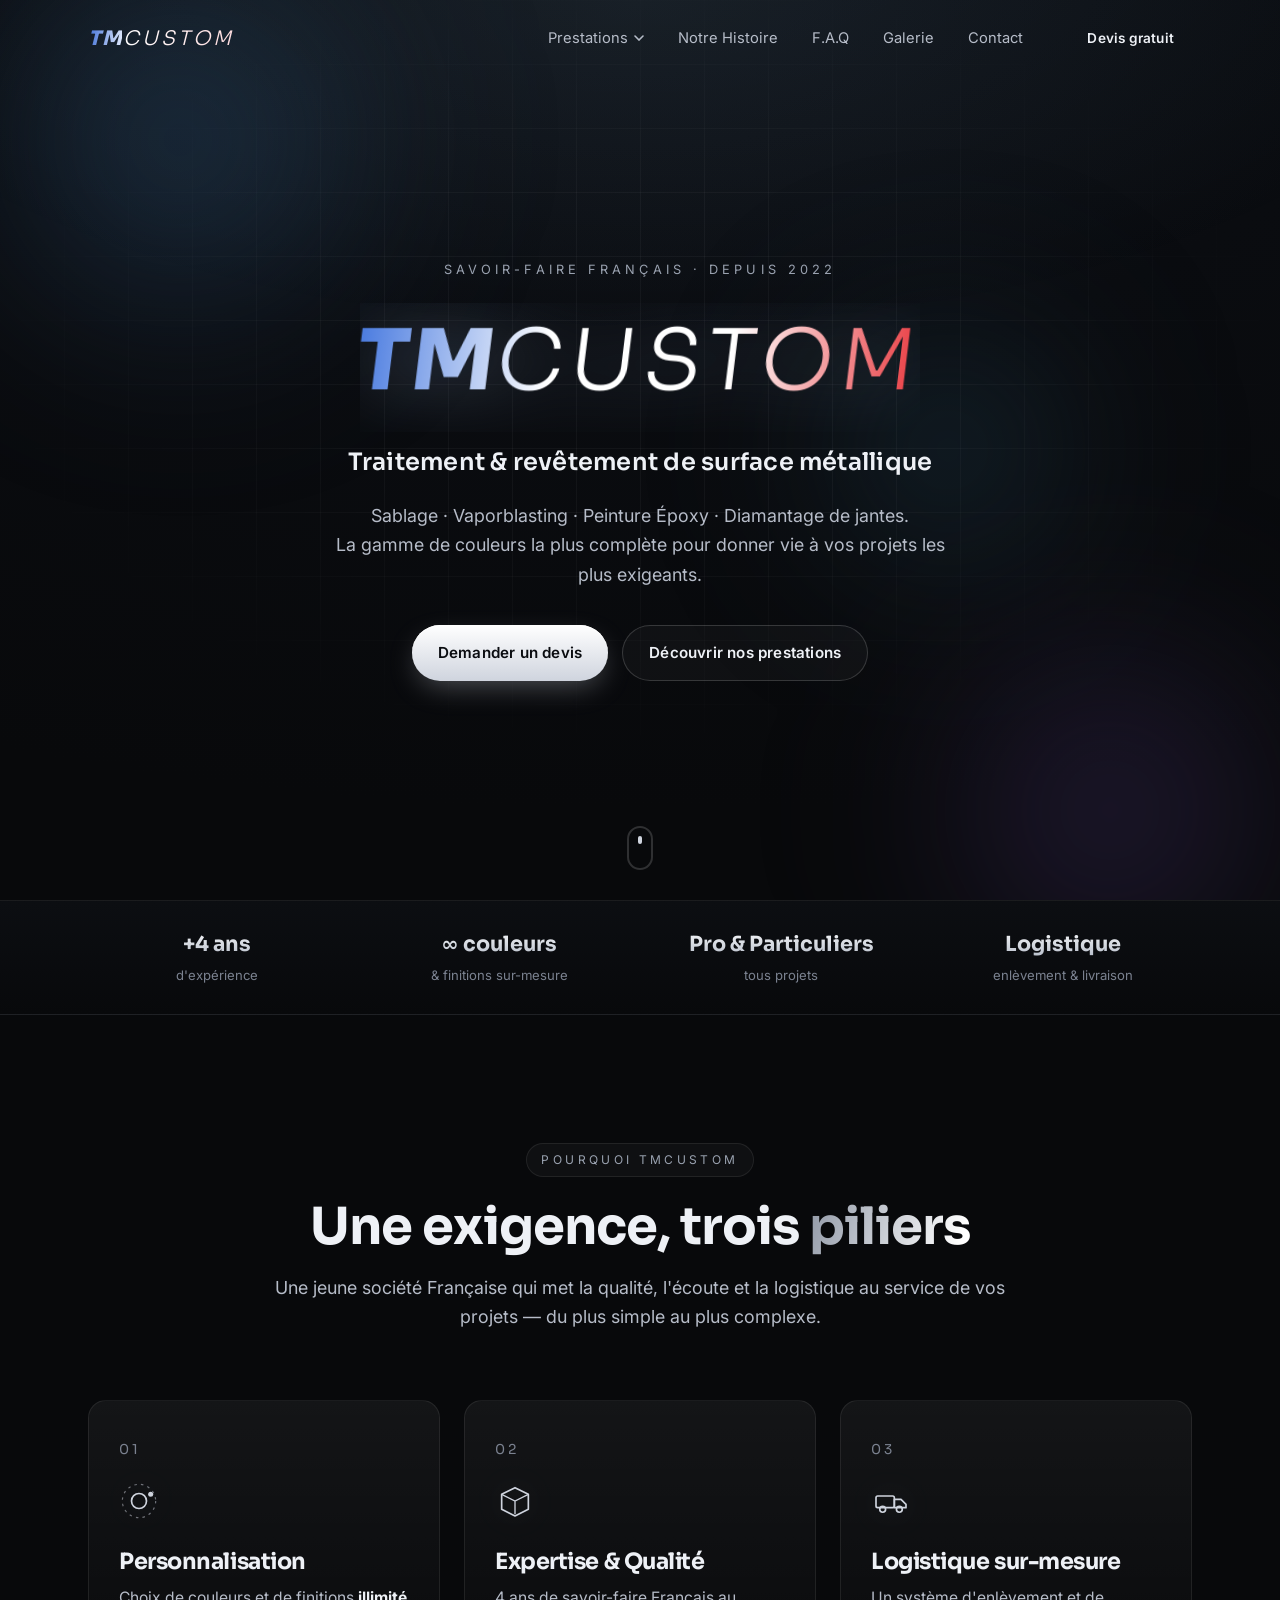
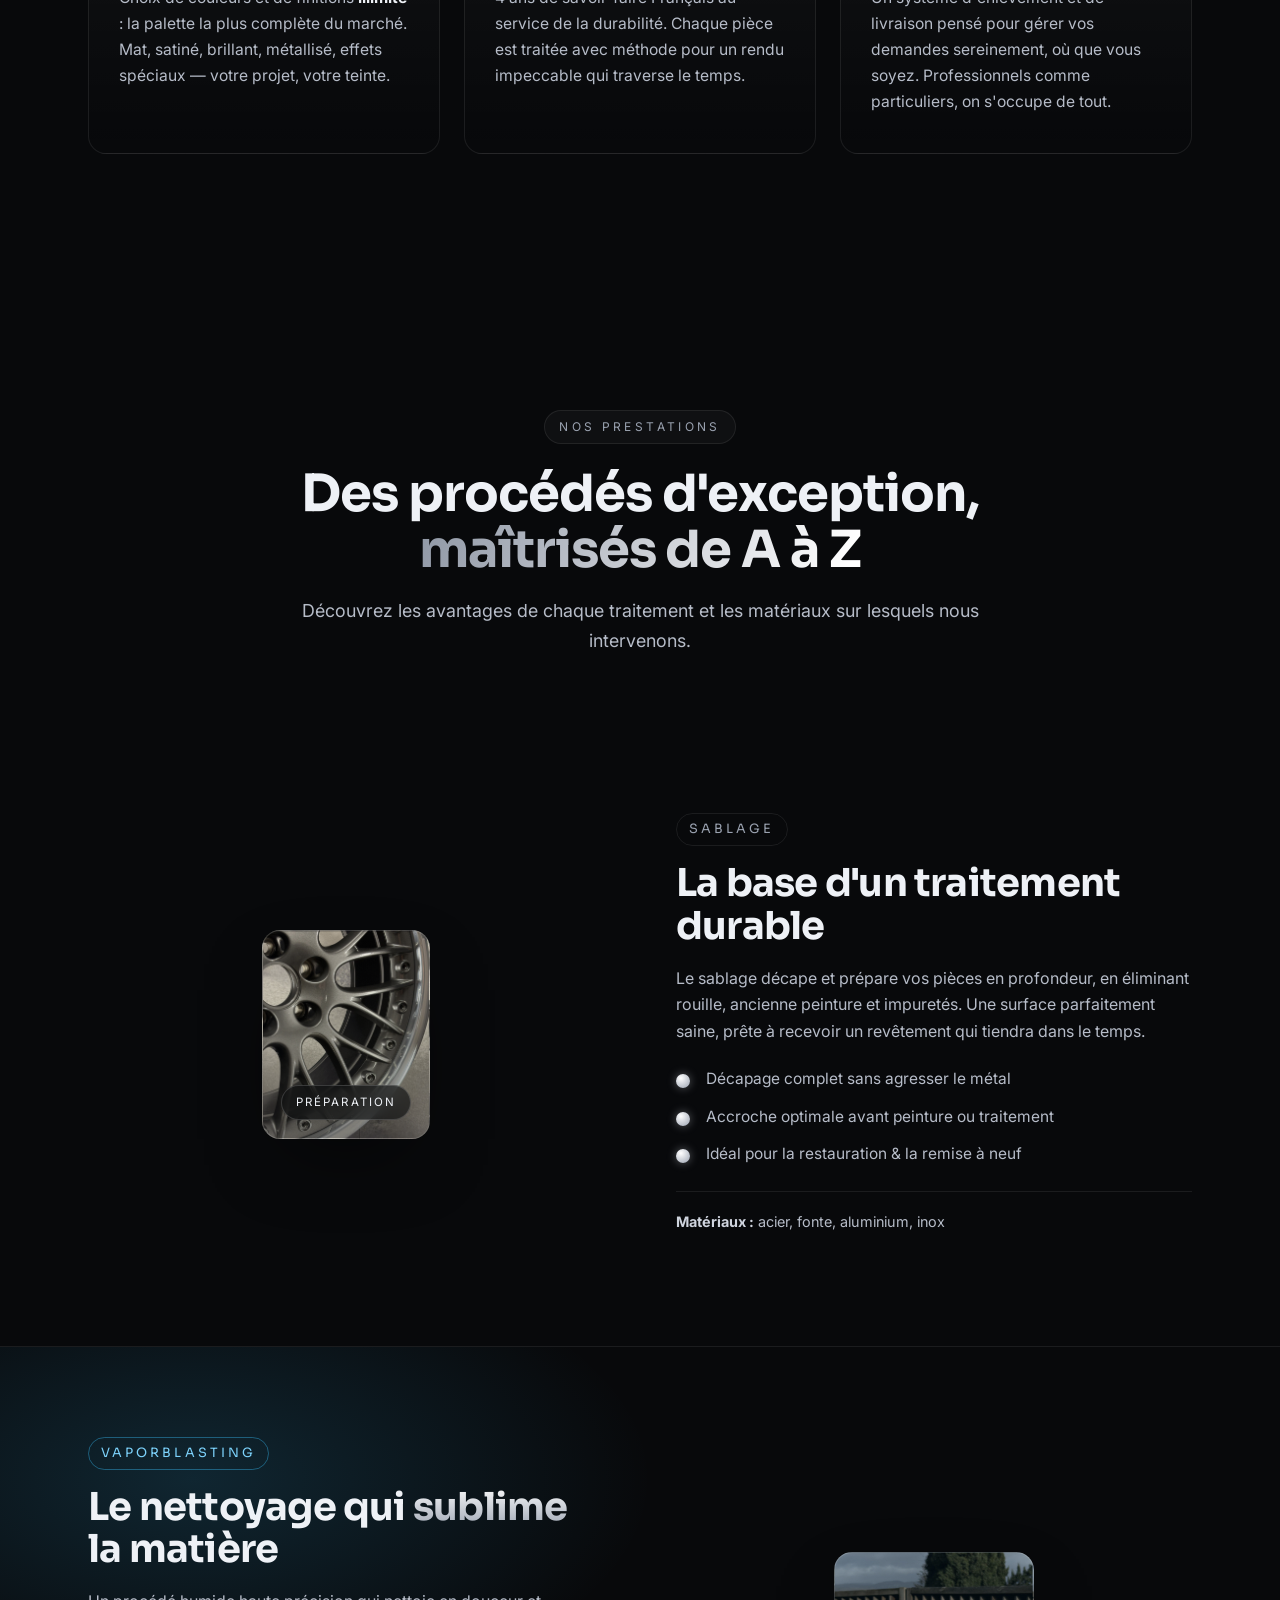
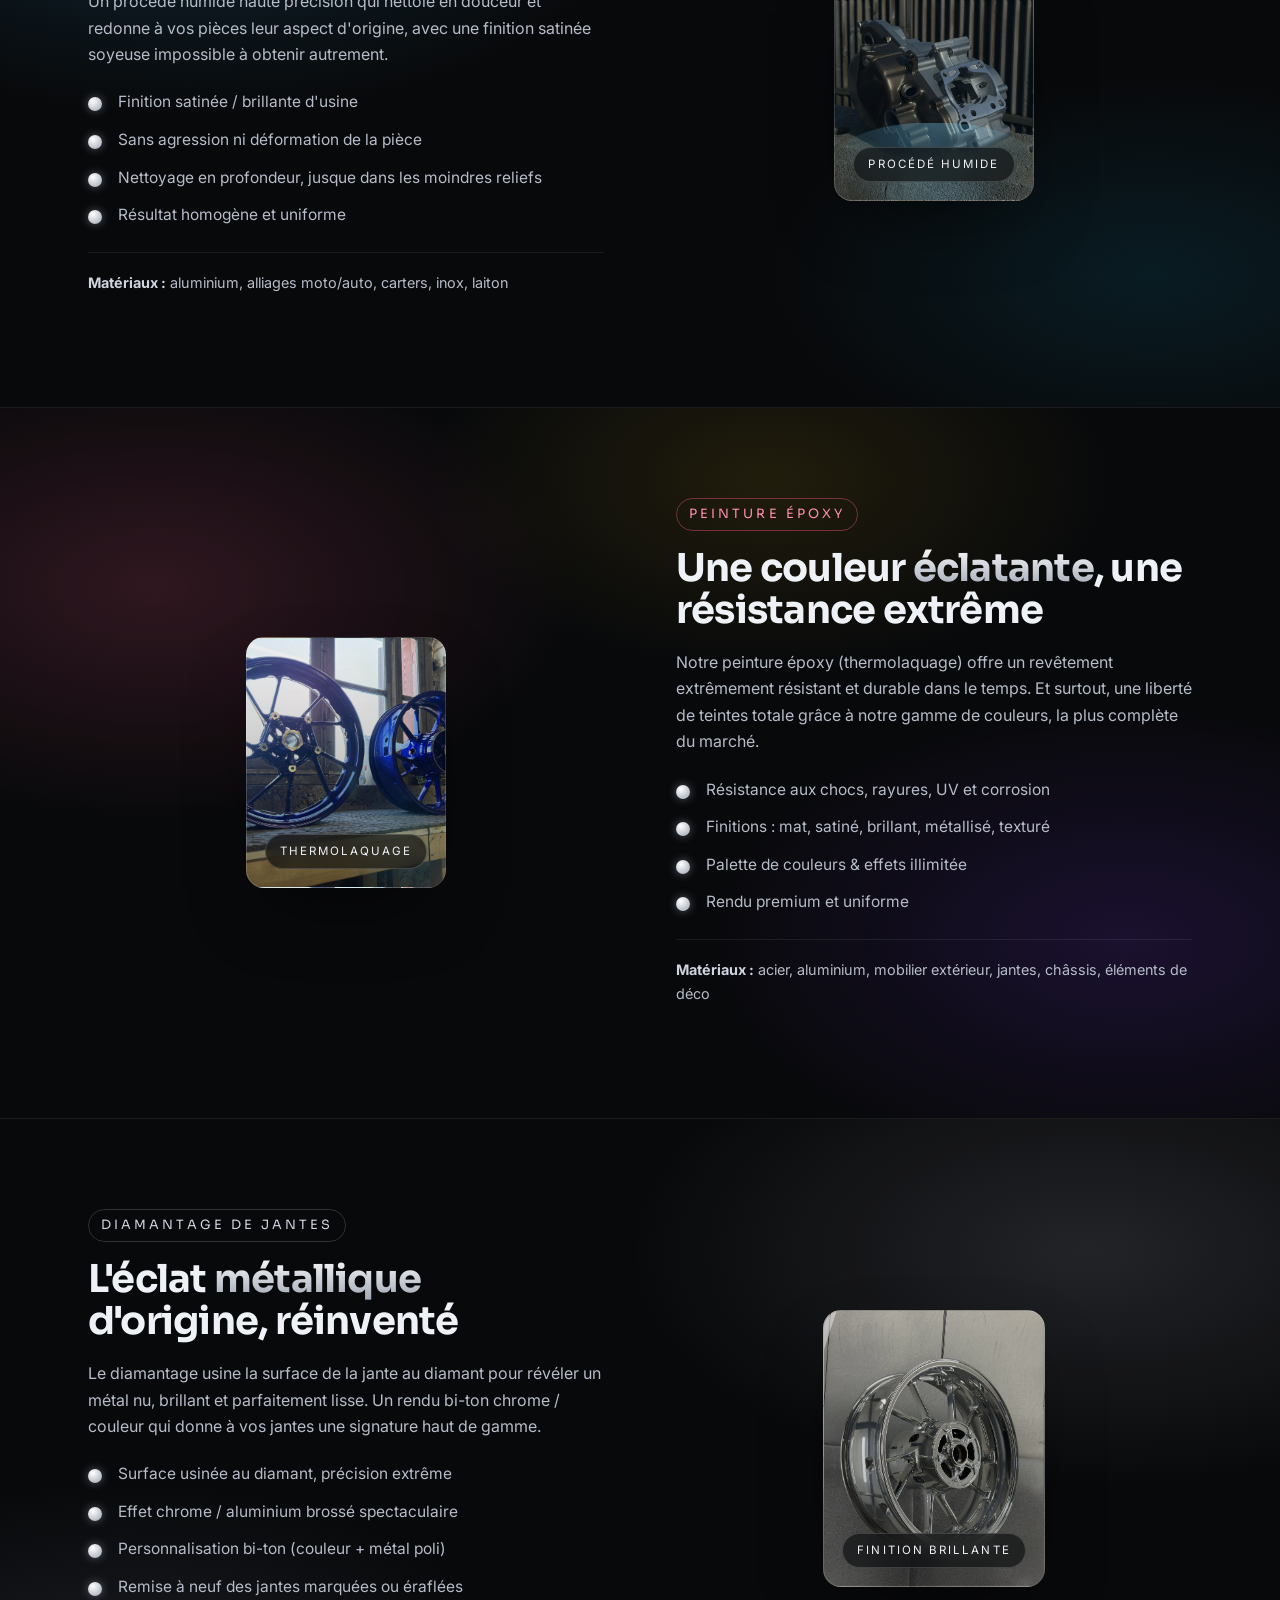
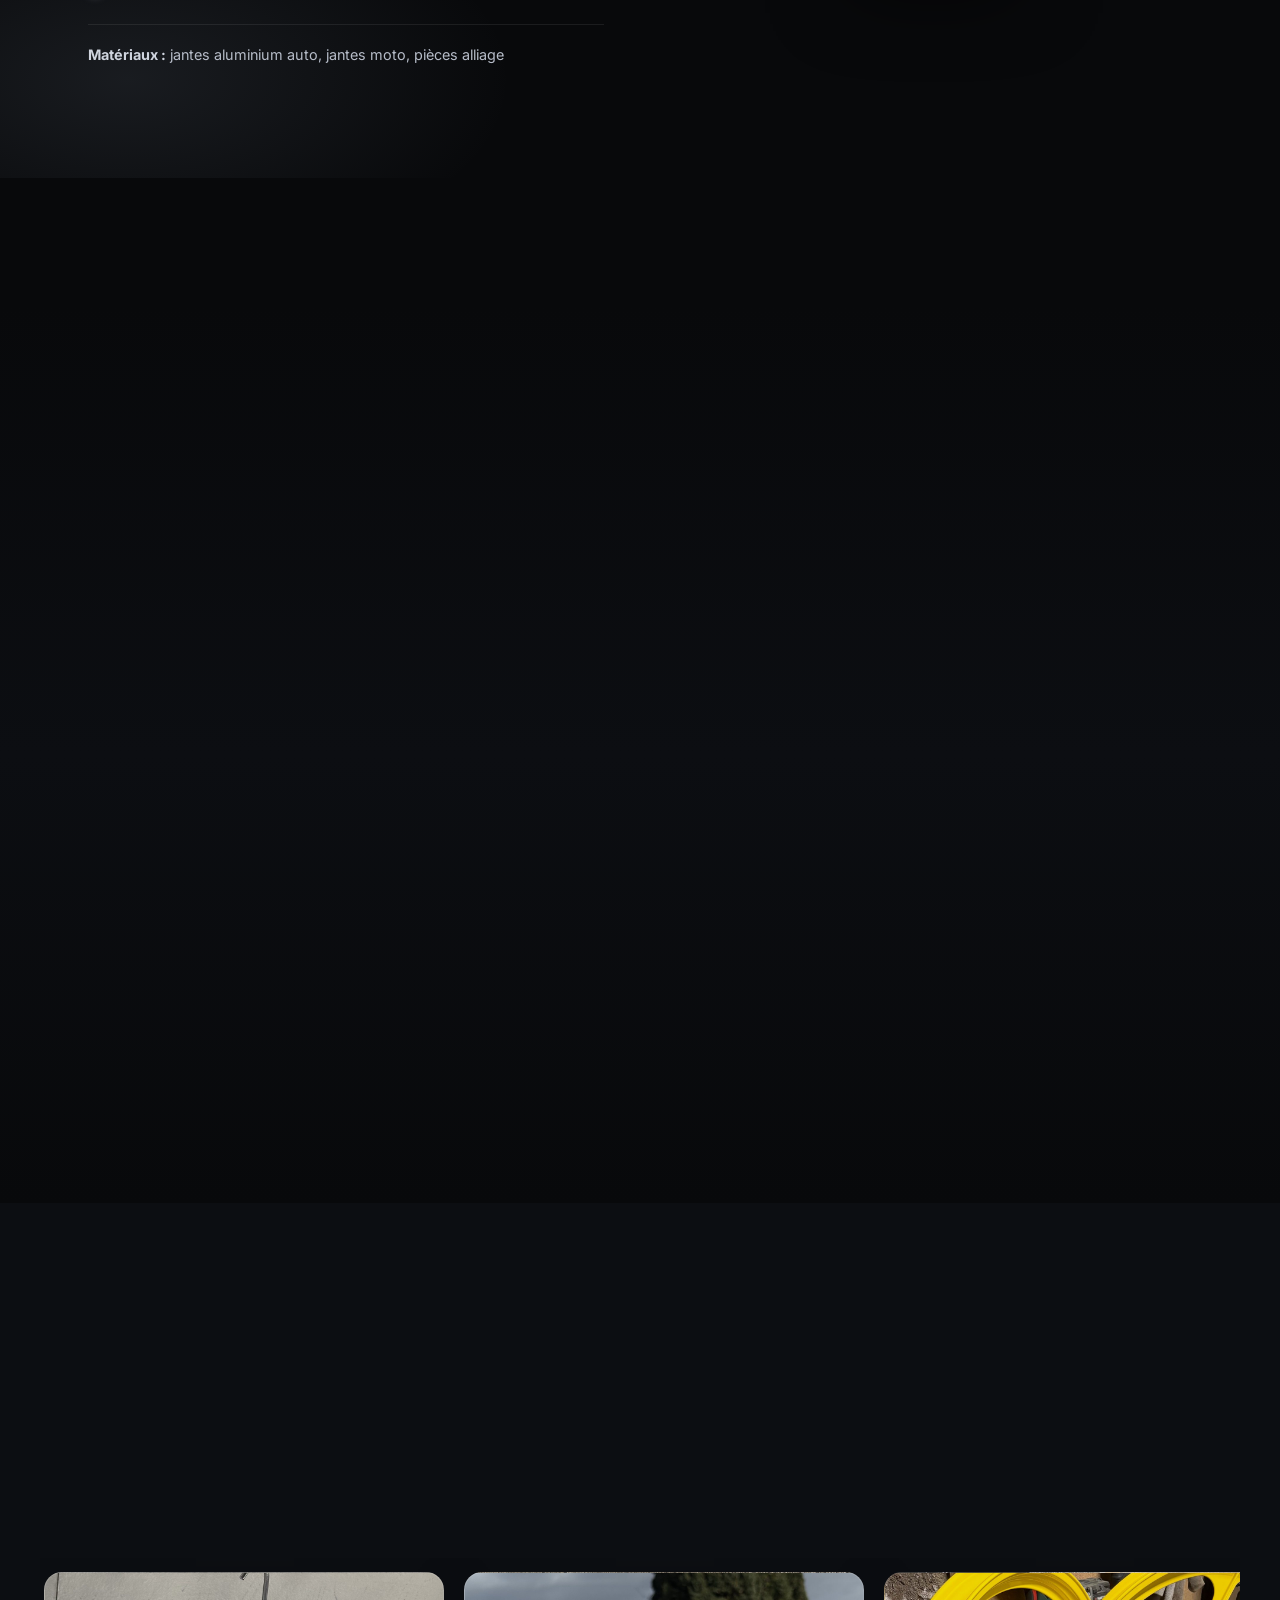
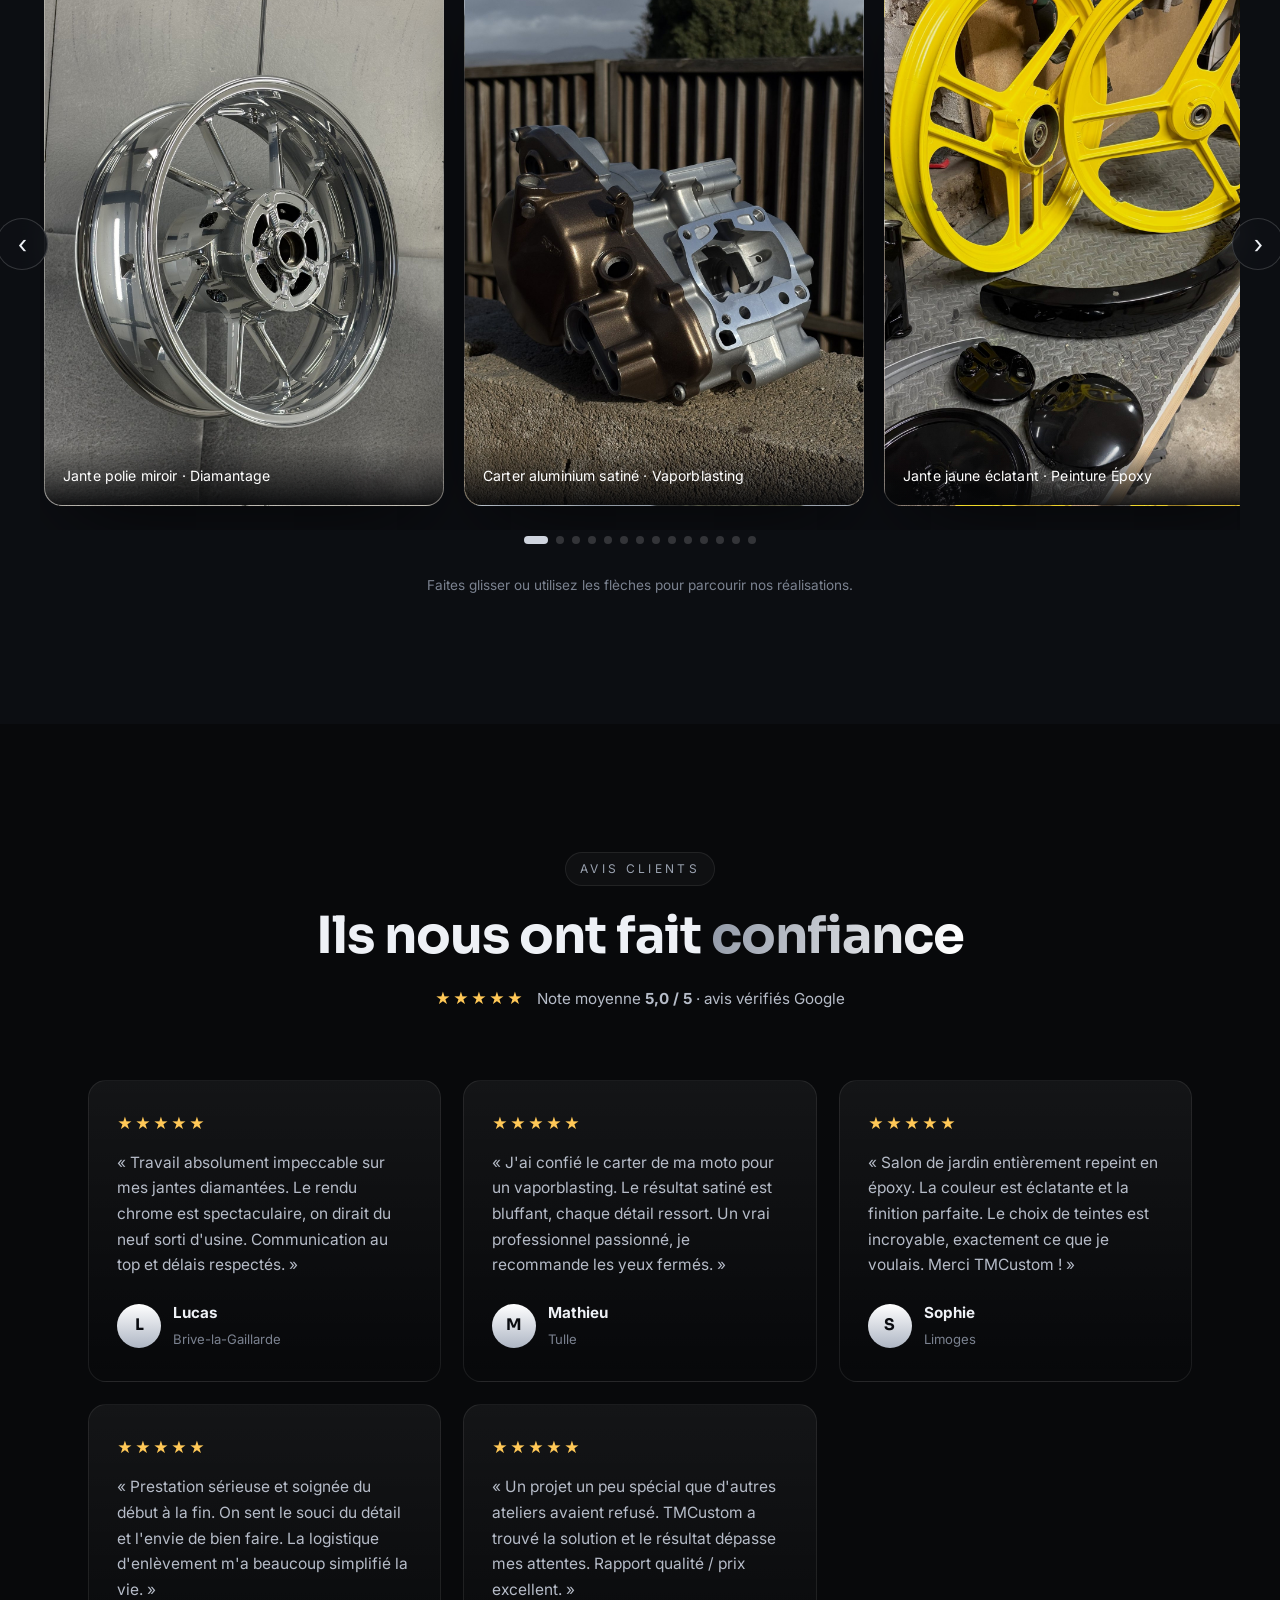
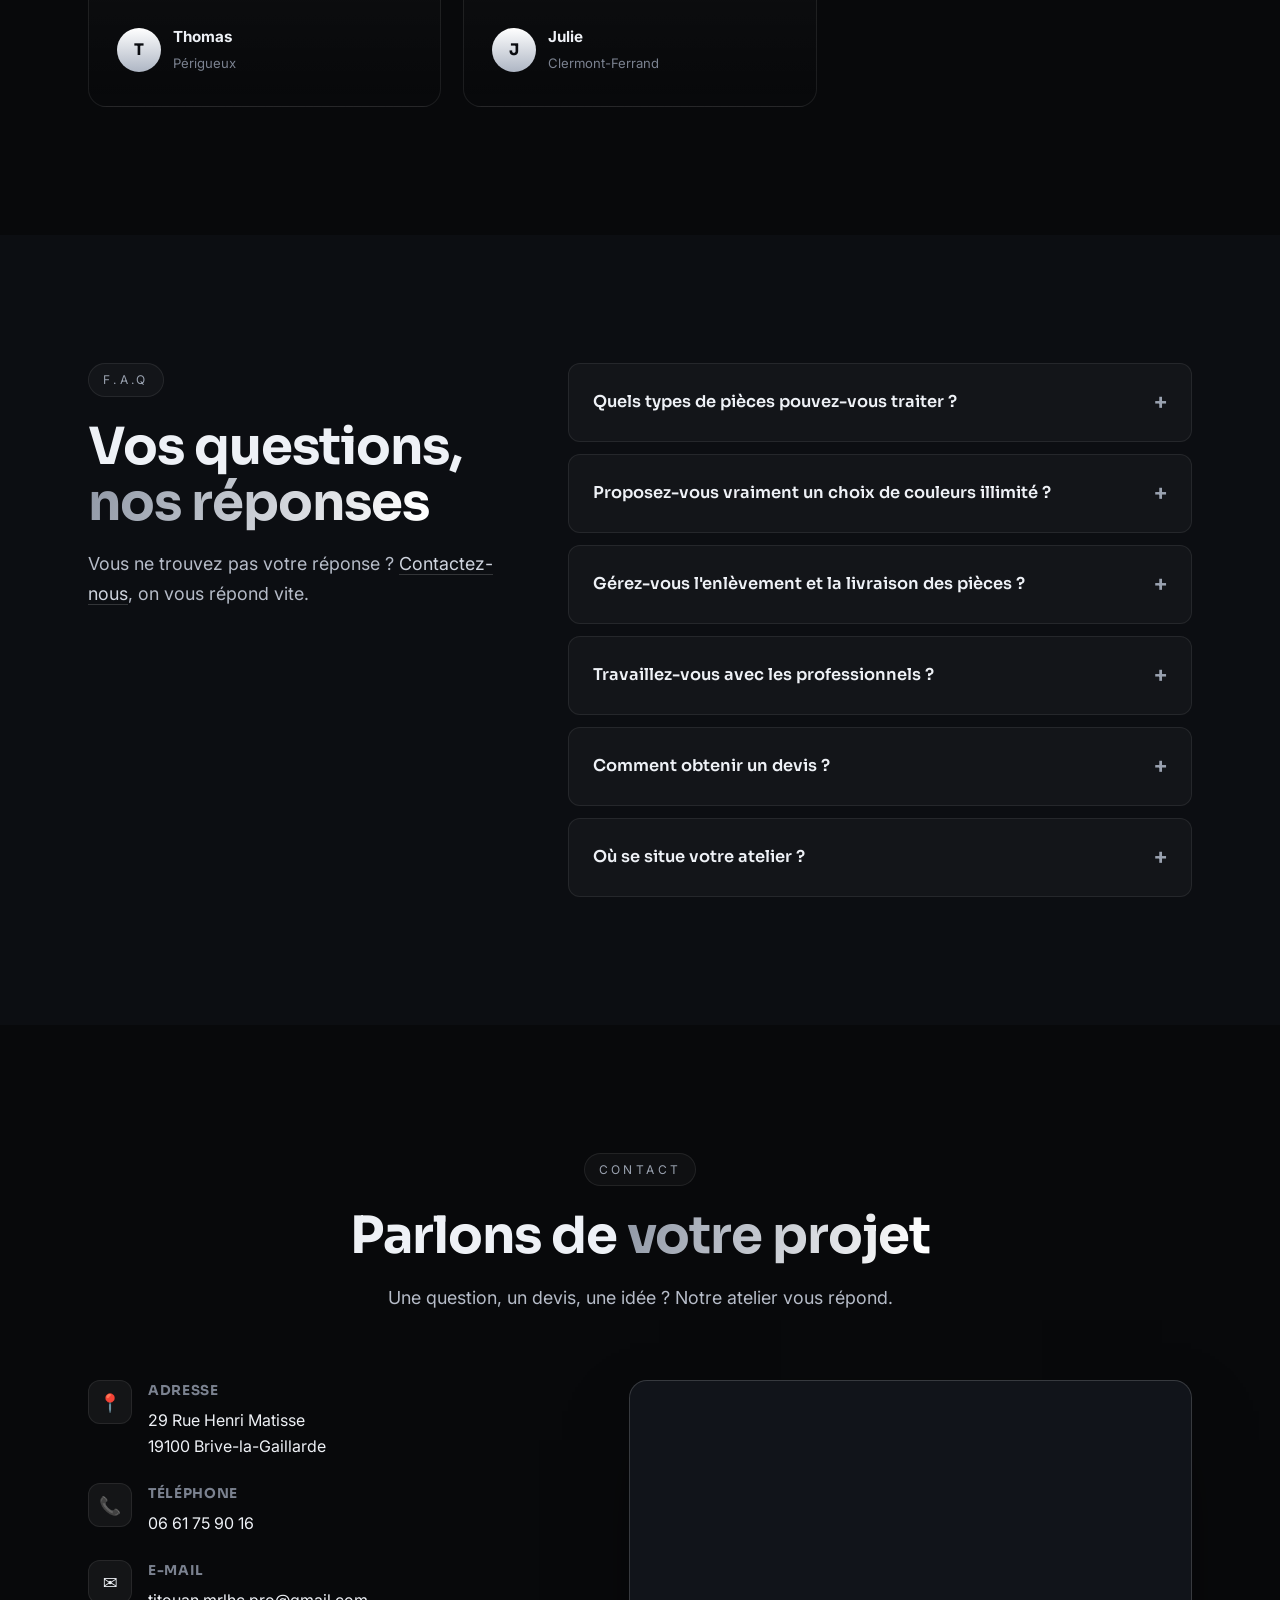
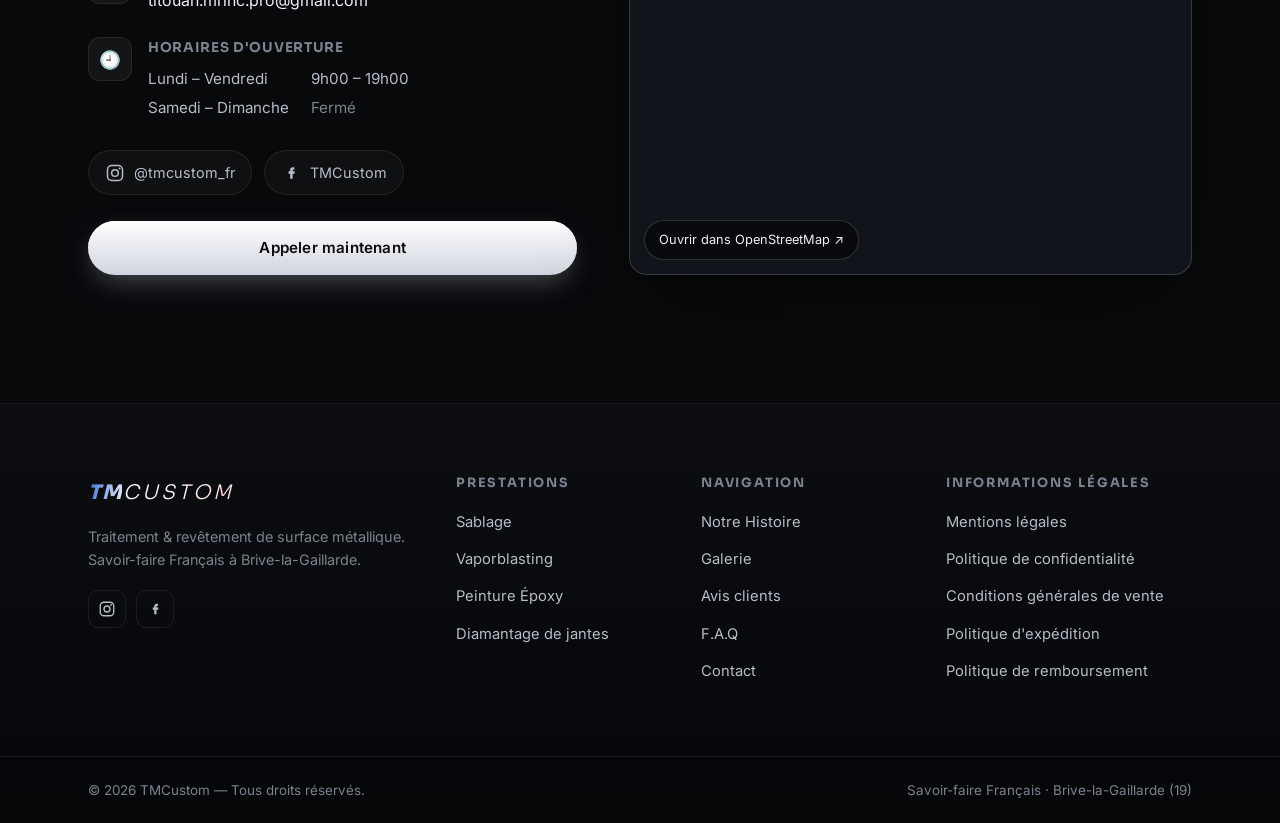
<file: index.html>
<!DOCTYPE html>
<html lang="fr">
<head>
  <meta charset="UTF-8" />
  <meta name="viewport" content="width=device-width, initial-scale=1.0" />
  <title>TMCustom — Traitement & Revêtement de Surface Métallique | Brive-la-Gaillarde</title>
  <meta name="description" content="TMCustom — Spécialiste du traitement et revêtement de surface métallique : sablage, vaporblasting, peinture époxy (thermolaquage) et diamantage de jantes. Savoir-faire Français à Brive-la-Gaillarde. La gamme de couleurs la plus complète pour vos projets sur-mesure." />
  <meta name="theme-color" content="#0a0b0d" />
  <meta name="author" content="TMCustom" />

  <!-- Open Graph -->
  <meta property="og:type" content="website" />
  <meta property="og:title" content="TMCustom — Traitement & Revêtement de Surface Métallique" />
  <meta property="og:description" content="Sablage, Vaporblasting, Peinture Époxy & Diamantage de jantes. Savoir-faire Français, personnalisation illimitée." />
  <meta property="og:locale" content="fr_FR" />

  <link rel="icon" type="image/svg+xml" href="assets/img/favicon.svg" />
  <link rel="preconnect" href="https://fonts.googleapis.com" />
  <link rel="preconnect" href="https://fonts.gstatic.com" crossorigin />
  <link href="https://fonts.googleapis.com/css2?family=Sora:wght@300;400;600;700;800&family=Inter:wght@300;400;500;600&display=swap" rel="stylesheet" />
  <link rel="stylesheet" href="assets/css/style.css" />
</head>
<body>

  <!-- ============ PRELOADER / LOGO REVEAL ============ -->
  <div class="preloader" id="preloader" aria-hidden="true">
    <div class="preloader__logo">
      <svg viewBox="0 0 420 90" class="brandmark" aria-label="TMCustom">
        <defs>
          <linearGradient id="triPre" x1="0" y1="0" x2="1" y2="0">
            <stop offset="0%" stop-color="#3f6fd6"/>
            <stop offset="38%" stop-color="#ffffff"/>
            <stop offset="62%" stop-color="#ffffff"/>
            <stop offset="100%" stop-color="#e3353b"/>
          </linearGradient>
        </defs>
        <text x="50%" y="62" text-anchor="middle" class="brandmark__text">TM<tspan class="brandmark__thin">CUSTOM</tspan></text>
      </svg>
      <div class="preloader__bar"><span></span></div>
    </div>
  </div>

  <!-- ============ HEADER / NAV ============ -->
  <header class="header" id="header">
    <div class="header__inner">
      <a href="#accueil" class="logo" aria-label="Accueil TMCustom">
        <span class="logo__mark">TM</span><span class="logo__type">CUSTOM</span>
      </a>

      <nav class="nav" id="nav" aria-label="Navigation principale">
        <ul class="nav__list">
          <li class="nav__item has-dropdown">
            <a href="#prestations" class="nav__link">Prestations
              <svg width="10" height="6" viewBox="0 0 10 6" class="nav__caret"><path d="M1 1l4 4 4-4" stroke="currentColor" stroke-width="1.6" fill="none" stroke-linecap="round"/></svg>
            </a>
            <ul class="dropdown">
              <li><a href="#sablage"><span class="dropdown__ic">◆</span> Sablage</a></li>
              <li><a href="#vaporblasting"><span class="dropdown__ic">◆</span> Vaporblasting</a></li>
              <li><a href="#epoxy"><span class="dropdown__ic">◆</span> Peinture Époxy</a></li>
              <li><a href="#diamantage"><span class="dropdown__ic">◆</span> Diamantage de jantes</a></li>
            </ul>
          </li>
          <li class="nav__item"><a href="#histoire" class="nav__link">Notre Histoire</a></li>
          <li class="nav__item"><a href="#faq" class="nav__link">F.A.Q</a></li>
          <li class="nav__item"><a href="#galerie" class="nav__link">Galerie</a></li>
          <li class="nav__item"><a href="#contact" class="nav__link">Contact</a></li>
        </ul>
      </nav>

      <a href="#contact" class="btn btn--sm header__cta">Devis gratuit</a>

      <button class="burger" id="burger" aria-label="Ouvrir le menu" aria-expanded="false">
        <span></span><span></span><span></span>
      </button>
    </div>
  </header>

  <!-- ============ 1. HERO / ACCUEIL ============ -->
  <section class="hero" id="accueil">
    <div class="hero__lights">
      <span class="light light--1"></span>
      <span class="light light--2"></span>
      <span class="light light--3"></span>
    </div>
    <div class="hero__grid"></div>

    <div class="hero__content">
      <p class="hero__eyebrow reveal">Savoir-faire Français · Depuis 2022</p>
      <h1 class="hero__logo reveal">
        <svg viewBox="0 0 520 120" class="brandmark brandmark--hero" aria-label="TMCustom">
          <defs>
            <linearGradient id="triHero" x1="0" y1="0" x2="1" y2="0">
              <stop offset="0%" stop-color="#4b7ce0"/>
              <stop offset="34%" stop-color="#ffffff"/>
              <stop offset="66%" stop-color="#ffffff"/>
              <stop offset="100%" stop-color="#e8393f"/>
            </linearGradient>
          </defs>
          <text x="50%" y="80" text-anchor="middle" class="brandmark__text">TM<tspan class="brandmark__thin">CUSTOM</tspan></text>
        </svg>
      </h1>
      <p class="hero__tagline reveal">Traitement &amp; revêtement de surface métallique</p>
      <p class="hero__sub reveal">Sablage · Vaporblasting · Peinture Époxy · Diamantage de jantes.<br/>
        La gamme de couleurs la plus complète pour donner vie à vos projets les plus exigeants.</p>
      <div class="hero__actions reveal">
        <a href="#contact" class="btn btn--primary">Demander un devis</a>
        <a href="#prestations" class="btn btn--ghost">Découvrir nos prestations</a>
      </div>
    </div>

    <a href="#pourquoi" class="hero__scroll" aria-label="Défiler vers le bas">
      <span class="hero__scroll-dot"></span>
    </a>
  </section>

  <!-- Trust strip -->
  <div class="trust">
    <div class="trust__inner">
      <div class="trust__item"><strong>+4 ans</strong><span>d'expérience</span></div>
      <div class="trust__item"><strong>∞ couleurs</strong><span>&amp; finitions sur-mesure</span></div>
      <div class="trust__item"><strong>Pro &amp; Particuliers</strong><span>tous projets</span></div>
      <div class="trust__item"><strong>Logistique</strong><span>enlèvement &amp; livraison</span></div>
    </div>
  </div>

  <!-- ============ 2. POURQUOI NOTRE ENTREPRISE ============ -->
  <section class="section why" id="pourquoi">
    <div class="container">
      <header class="section__head reveal">
        <span class="section__tag">Pourquoi TMCustom</span>
        <h2 class="section__title">Une exigence, trois <em>piliers</em></h2>
        <p class="section__lead">Une jeune société Française qui met la qualité, l'écoute et la logistique au service de vos projets — du plus simple au plus complexe.</p>
      </header>

      <div class="pillars">
        <article class="pillar reveal">
          <div class="pillar__num">01</div>
          <div class="pillar__icon">
            <svg viewBox="0 0 48 48" width="40" height="40"><circle cx="24" cy="24" r="9" fill="none" stroke="currentColor" stroke-width="2"/><circle cx="24" cy="24" r="20" fill="none" stroke="currentColor" stroke-width="1.4" stroke-dasharray="3 5" opacity=".5"/><circle cx="38" cy="16" r="3" fill="currentColor"/></svg>
          </div>
          <h3>Personnalisation</h3>
          <p>Choix de couleurs et de finitions <strong>illimité</strong> : la palette la plus complète du marché. Mat, satiné, brillant, métallisé, effets spéciaux — votre projet, votre teinte.</p>
        </article>

        <article class="pillar reveal">
          <div class="pillar__num">02</div>
          <div class="pillar__icon">
            <svg viewBox="0 0 48 48" width="40" height="40"><path d="M8 34V16l16-8 16 8v18l-16 8-16-8z" fill="none" stroke="currentColor" stroke-width="2" stroke-linejoin="round"/><path d="M8 16l16 8 16-8M24 24v16" fill="none" stroke="currentColor" stroke-width="1.6"/></svg>
          </div>
          <h3>Expertise &amp; Qualité</h3>
          <p>4 ans de savoir-faire Français au service de la durabilité. Chaque pièce est traitée avec méthode pour un rendu impeccable qui traverse le temps.</p>
        </article>

        <article class="pillar reveal">
          <div class="pillar__num">03</div>
          <div class="pillar__icon">
            <svg viewBox="0 0 48 48" width="40" height="40"><rect x="6" y="18" width="22" height="14" rx="2" fill="none" stroke="currentColor" stroke-width="2"/><path d="M28 22h8l6 6v4h-14z" fill="none" stroke="currentColor" stroke-width="2" stroke-linejoin="round"/><circle cx="14" cy="34" r="3.5" fill="none" stroke="currentColor" stroke-width="2"/><circle cx="34" cy="34" r="3.5" fill="none" stroke="currentColor" stroke-width="2"/></svg>
          </div>
          <h3>Logistique sur-mesure</h3>
          <p>Un système d'enlèvement et de livraison pensé pour gérer vos demandes sereinement, où que vous soyez. Professionnels comme particuliers, on s'occupe de tout.</p>
        </article>
      </div>
    </div>
  </section>

  <!-- ============ 3. PRESTATIONS / AVANTAGES ============ -->
  <section class="section services" id="prestations">
    <div class="container">
      <header class="section__head reveal">
        <span class="section__tag">Nos prestations</span>
        <h2 class="section__title">Des procédés d'exception,<br/><em>maîtrisés de A à Z</em></h2>
        <p class="section__lead">Découvrez les avantages de chaque traitement et les matériaux sur lesquels nous intervenons.</p>
      </header>
    </div>

    <!-- SABLAGE -->
    <div class="svc svc--sablage" id="sablage">
      <div class="container svc__inner">
        <div class="svc__media reveal">
          <div class="svc__visual visual-sablage" role="img" aria-label="Sablage de pièce métallique">
            <span class="visual__badge">Préparation</span>
          </div>
        </div>
        <div class="svc__text reveal">
          <span class="svc__label">Sablage</span>
          <h3 class="svc__title">La base d'un traitement durable</h3>
          <p>Le sablage décape et prépare vos pièces en profondeur, en éliminant rouille, ancienne peinture et impuretés. Une surface parfaitement saine, prête à recevoir un revêtement qui tiendra dans le temps.</p>
          <ul class="svc__list">
            <li>Décapage complet sans agresser le métal</li>
            <li>Accroche optimale avant peinture ou traitement</li>
            <li>Idéal pour la restauration &amp; la remise à neuf</li>
          </ul>
          <p class="svc__materials"><strong>Matériaux :</strong> acier, fonte, aluminium, inox</p>
        </div>
      </div>
    </div>

    <!-- VAPORBLASTING (eau + lumière) -->
    <div class="svc svc--vapor" id="vaporblasting">
      <div class="svc__ambient"></div>
      <div class="container svc__inner svc__inner--reverse">
        <div class="svc__media reveal">
          <div class="svc__visual visual-vapor" role="img" aria-label="Vaporblasting, procédé humide">
            <div class="water-fx"><span></span><span></span><span></span></div>
            <span class="visual__badge">Procédé humide</span>
          </div>
        </div>
        <div class="svc__text reveal">
          <span class="svc__label svc__label--vapor">Vaporblasting</span>
          <h3 class="svc__title">Le nettoyage qui <em>sublime</em> la matière</h3>
          <p>Un procédé humide haute précision qui nettoie en douceur et redonne à vos pièces leur aspect d'origine, avec une finition satinée soyeuse impossible à obtenir autrement.</p>
          <ul class="svc__list">
            <li>Finition satinée / brillante d'usine</li>
            <li>Sans agression ni déformation de la pièce</li>
            <li>Nettoyage en profondeur, jusque dans les moindres reliefs</li>
            <li>Résultat homogène et uniforme</li>
          </ul>
          <p class="svc__materials"><strong>Matériaux :</strong> aluminium, alliages moto/auto, carters, inox, laiton</p>
        </div>
      </div>
    </div>

    <!-- PEINTURE EPOXY (couleurs éclatantes) -->
    <div class="svc svc--epoxy" id="epoxy">
      <div class="svc__ambient"></div>
      <div class="container svc__inner">
        <div class="svc__media reveal">
          <div class="svc__visual visual-epoxy" role="img" aria-label="Peinture époxy, couleurs éclatantes">
            <span class="visual__badge">Thermolaquage</span>
          </div>
        </div>
        <div class="svc__text reveal">
          <span class="svc__label svc__label--epoxy">Peinture Époxy</span>
          <h3 class="svc__title">Une couleur <em>éclatante</em>, une résistance extrême</h3>
          <p>Notre peinture époxy (thermolaquage) offre un revêtement extrêmement résistant et durable dans le temps. Et surtout, une liberté de teintes totale grâce à notre gamme de couleurs, la plus complète du marché.</p>
          <ul class="svc__list">
            <li>Résistance aux chocs, rayures, UV et corrosion</li>
            <li>Finitions : mat, satiné, brillant, métallisé, texturé</li>
            <li>Palette de couleurs &amp; effets illimitée</li>
            <li>Rendu premium et uniforme</li>
          </ul>
          <p class="svc__materials"><strong>Matériaux :</strong> acier, aluminium, mobilier extérieur, jantes, châssis, éléments de déco</p>
        </div>
      </div>
    </div>

    <!-- DIAMANTAGE (silver / chrome) -->
    <div class="svc svc--diamant" id="diamantage">
      <div class="svc__ambient"></div>
      <div class="container svc__inner svc__inner--reverse">
        <div class="svc__media reveal">
          <div class="svc__visual visual-diamant" role="img" aria-label="Diamantage de jante, finition métallique">
            <div class="shine"></div>
            <span class="visual__badge">Finition brillante</span>
          </div>
        </div>
        <div class="svc__text reveal">
          <span class="svc__label svc__label--diamant">Diamantage de jantes</span>
          <h3 class="svc__title">L'éclat <em>métallique</em> d'origine, réinventé</h3>
          <p>Le diamantage usine la surface de la jante au diamant pour révéler un métal nu, brillant et parfaitement lisse. Un rendu bi-ton chrome / couleur qui donne à vos jantes une signature haut de gamme.</p>
          <ul class="svc__list">
            <li>Surface usinée au diamant, précision extrême</li>
            <li>Effet chrome / aluminium brossé spectaculaire</li>
            <li>Personnalisation bi-ton (couleur + métal poli)</li>
            <li>Remise à neuf des jantes marquées ou éraflées</li>
          </ul>
          <p class="svc__materials"><strong>Matériaux :</strong> jantes aluminium auto, jantes moto, pièces alliage</p>
        </div>
      </div>
    </div>
  </section>

  <!-- ============ NOTRE HISTOIRE ============ -->
  <section class="section histoire" id="histoire">
    <div class="container histoire__inner">
      <div class="histoire__text reveal">
        <span class="section__tag">Notre histoire</span>
        <h2 class="section__title">Une jeune société qui <em>voit grand</em></h2>
        <p>TMCustom est née d'une passion pour la matière et le travail bien fait. En quelques années, notre atelier de Brive-la-Gaillarde s'est imposé comme un partenaire de confiance pour les professionnels comme pour les particuliers en quête d'un rendu irréprochable.</p>
        <p>Notre différence ? Une approche 100&nbsp;% orientée personnalisation et projets spécifiques. Là où d'autres imposent leurs limites, nous cherchons la solution — même pour les demandes les plus complexes. Mobilier extérieur, automobile, moto, éléments de décoration&nbsp;: tous les univers sont les bienvenus.</p>
        <p>Très présents sur Instagram et Facebook, nous partageons au quotidien nos réalisations et notre savoir-faire Français, avec une seule ambition&nbsp;: que chaque client ait l'effet «&nbsp;wow&nbsp;».</p>
        <div class="histoire__stats">
          <div><strong>2022</strong><span>Création</span></div>
          <div><strong>+4 ans</strong><span>d'expérience</span></div>
          <div><strong>Brive</strong><span>la-Gaillarde (19)</span></div>
        </div>
      </div>
      <div class="histoire__visual reveal">
        <div class="visual-histoire"></div>
      </div>
    </div>
  </section>

  <!-- ============ 4. GALERIE / CAROUSEL ============ -->
  <section class="section gallery" id="galerie">
    <div class="container">
      <header class="section__head reveal">
        <span class="section__tag">Galerie</span>
        <h2 class="section__title">Nos réalisations en <em>images</em></h2>
        <p class="section__lead">Un aperçu de projets traités dans notre atelier. Faites défiler pour découvrir le rendu.</p>
      </header>
    </div>

    <div class="carousel reveal" id="carousel">
      <button class="carousel__nav carousel__nav--prev" id="carPrev" aria-label="Précédent">‹</button>
      <div class="carousel__track" id="carTrack">
        <figure class="slide" style="background-image:url('assets/img/IMG_0359.jpeg')"><figcaption>Jante polie miroir · Diamantage</figcaption></figure>
        <figure class="slide" style="background-image:url('assets/img/IMG_9666.jpeg')"><figcaption>Carter aluminium satiné · Vaporblasting</figcaption></figure>
        <figure class="slide" style="background-image:url('assets/img/BD6E241E-B311-42B6-8AAD-2FDD07CC447A.jpeg')"><figcaption>Jante jaune éclatant · Peinture Époxy</figcaption></figure>
        <figure class="slide" style="background-image:url('assets/img/IMG_9606.jpeg')"><figcaption>Cadre moto rouge · Thermolaquage</figcaption></figure>
        <figure class="slide" style="background-image:url('assets/img/IMG_0084.jpeg')"><figcaption>Jantes candy bleu · Peinture Époxy</figcaption></figure>
        <figure class="slide" style="background-image:url('assets/img/IMG_0077.jpeg')"><figcaption>Jante multibranche argent · Sablage</figcaption></figure>
        <figure class="slide" style="background-image:url('assets/img/IMG_8499.jpeg')"><figcaption>Jante anthracite · Finition satinée</figcaption></figure>
        <figure class="slide" style="background-image:url('assets/img/IMG_9474.jpeg')"><figcaption>Ressort candy rouge · Époxy</figcaption></figure>
        <figure class="slide" style="background-image:url('assets/img/IMG_8871.jpeg')"><figcaption>Ressort violet métallisé · Époxy</figcaption></figure>
        <figure class="slide" style="background-image:url('assets/img/IMG_9206.jpeg')"><figcaption>Jantes moto sur-mesure · Époxy</figcaption></figure>
        <figure class="slide" style="background-image:url('assets/img/IMG_0667.jpeg')"><figcaption>Jante teinte or · Finition sur-mesure</figcaption></figure>
        <figure class="slide" style="background-image:url('assets/img/IMG_0010.jpeg')"><figcaption>Jante noire liseré rouge · Époxy</figcaption></figure>
        <figure class="slide" style="background-image:url('assets/img/IMG_0400.jpeg')"><figcaption>Carter Yamaha · Vaporblasting</figcaption></figure>
        <figure class="slide" style="background-image:url('assets/img/IMG_0399.jpeg')"><figcaption>Cadre brut · Avant traitement</figcaption></figure>
      </div>
      <button class="carousel__nav carousel__nav--next" id="carNext" aria-label="Suivant">›</button>
    </div>
    <div class="carousel__dots" id="carDots" aria-hidden="true"></div>
    <p class="gallery__hint container reveal">Faites glisser ou utilisez les flèches pour parcourir nos réalisations.</p>
  </section>

  <!-- ============ 5. AVIS CLIENTS ============ -->
  <section class="section reviews" id="avis">
    <div class="container">
      <header class="section__head reveal">
        <span class="section__tag">Avis clients</span>
        <h2 class="section__title">Ils nous ont fait <em>confiance</em></h2>
        <div class="reviews__rating reveal">
          <span class="stars">★★★★★</span>
          <span>Note moyenne <strong>5,0 / 5</strong> · avis vérifiés Google</span>
        </div>
      </header>

      <div class="reviews__grid">
        <article class="review reveal">
          <div class="stars">★★★★★</div>
          <p>«&nbsp;Travail absolument impeccable sur mes jantes diamantées. Le rendu chrome est spectaculaire, on dirait du neuf sorti d'usine. Communication au top et délais respectés.&nbsp;»</p>
          <footer><span class="review__avatar">L</span><div><strong>Lucas</strong><small>Brive-la-Gaillarde</small></div></footer>
        </article>

        <article class="review reveal">
          <div class="stars">★★★★★</div>
          <p>«&nbsp;J'ai confié le carter de ma moto pour un vaporblasting. Le résultat satiné est bluffant, chaque détail ressort. Un vrai professionnel passionné, je recommande les yeux fermés.&nbsp;»</p>
          <footer><span class="review__avatar">M</span><div><strong>Mathieu</strong><small>Tulle</small></div></footer>
        </article>

        <article class="review reveal">
          <div class="stars">★★★★★</div>
          <p>«&nbsp;Salon de jardin entièrement repeint en époxy. La couleur est éclatante et la finition parfaite. Le choix de teintes est incroyable, exactement ce que je voulais. Merci TMCustom&nbsp;!&nbsp;»</p>
          <footer><span class="review__avatar">S</span><div><strong>Sophie</strong><small>Limoges</small></div></footer>
        </article>

        <article class="review reveal">
          <div class="stars">★★★★★</div>
          <p>«&nbsp;Prestation sérieuse et soignée du début à la fin. On sent le souci du détail et l'envie de bien faire. La logistique d'enlèvement m'a beaucoup simplifié la vie.&nbsp;»</p>
          <footer><span class="review__avatar">T</span><div><strong>Thomas</strong><small>Périgueux</small></div></footer>
        </article>

        <article class="review reveal">
          <div class="stars">★★★★★</div>
          <p>«&nbsp;Un projet un peu spécial que d'autres ateliers avaient refusé. TMCustom a trouvé la solution et le résultat dépasse mes attentes. Rapport qualité / prix excellent.&nbsp;»</p>
          <footer><span class="review__avatar">J</span><div><strong>Julie</strong><small>Clermont-Ferrand</small></div></footer>
        </article>
      </div>
    </div>
  </section>

  <!-- ============ F.A.Q ============ -->
  <section class="section faq" id="faq">
    <div class="container faq__inner">
      <header class="section__head section__head--left reveal">
        <span class="section__tag">F.A.Q</span>
        <h2 class="section__title">Vos questions,<br/><em>nos réponses</em></h2>
        <p class="section__lead">Vous ne trouvez pas votre réponse&nbsp;? <a href="#contact" class="link">Contactez-nous</a>, on vous répond vite.</p>
      </header>

      <div class="accordion reveal">
        <details class="acc">
          <summary>Quels types de pièces pouvez-vous traiter&nbsp;?</summary>
          <p>Presque tout&nbsp;! Mobilier extérieur, pièces automobiles et moto, jantes, châssis, éléments de décoration… Notre activité s'adapte à une grande variété de projets, pour les particuliers comme pour les professionnels.</p>
        </details>
        <details class="acc">
          <summary>Proposez-vous vraiment un choix de couleurs illimité&nbsp;?</summary>
          <p>Oui. C'est notre marque de fabrique. Nous disposons de l'une des gammes de couleurs et de finitions les plus complètes du marché (mat, satiné, brillant, métallisé, effets spéciaux). Une teinte précise en tête&nbsp;? Parlons-en.</p>
        </details>
        <details class="acc">
          <summary>Gérez-vous l'enlèvement et la livraison des pièces&nbsp;?</summary>
          <p>Absolument. Nous proposons un système de logistique pour organiser au mieux votre demande et vous simplifier la vie, notamment pour les pièces volumineuses ou les clients éloignés.</p>
        </details>
        <details class="acc">
          <summary>Travaillez-vous avec les professionnels&nbsp;?</summary>
          <p>Oui, une grande partie de notre clientèle est professionnelle. Nous accompagnons aussi bien les entreprises que les particuliers, avec la même exigence de qualité.</p>
        </details>
        <details class="acc">
          <summary>Comment obtenir un devis&nbsp;?</summary>
          <p>Rien de plus simple&nbsp;: contactez-nous par téléphone, e-mail ou via Instagram avec quelques photos et une description de votre projet. Nous vous répondons rapidement avec une estimation personnalisée.</p>
        </details>
        <details class="acc">
          <summary>Où se situe votre atelier&nbsp;?</summary>
          <p>Notre atelier est basé au 29 Rue Henri Matisse, 19100 Brive-la-Gaillarde. Retrouvez-nous sur la carte dans la section Contact ci-dessous.</p>
        </details>
      </div>
    </div>
  </section>

  <!-- ============ 6. CONTACT ============ -->
  <section class="section contact" id="contact">
    <div class="container">
      <header class="section__head reveal">
        <span class="section__tag">Contact</span>
        <h2 class="section__title">Parlons de <em>votre projet</em></h2>
        <p class="section__lead">Une question, un devis, une idée&nbsp;? Notre atelier vous répond.</p>
      </header>

      <div class="contact__grid">
        <div class="contact__info reveal">
          <ul class="contact__list">
            <li>
              <span class="contact__ic">📍</span>
              <div><strong>Adresse</strong><a href="https://www.google.com/maps/search/?api=1&query=29+Rue+Henri+Matisse+19100+Brive-la-Gaillarde" target="_blank" rel="noopener">29 Rue Henri Matisse<br/>19100 Brive-la-Gaillarde</a></div>
            </li>
            <li>
              <span class="contact__ic">📞</span>
              <div><strong>Téléphone</strong><a href="tel:+33661759016">06 61 75 90 16</a></div>
            </li>
            <li>
              <span class="contact__ic">✉️</span>
              <div><strong>E-mail</strong><a href="mailto:titouan.mrlhc.pro@gmail.com">titouan.mrlhc.pro@gmail.com</a></div>
            </li>
            <li>
              <span class="contact__ic">🕘</span>
              <div><strong>Horaires d'ouverture</strong>
                <table class="hours">
                  <tr><td>Lundi – Vendredi</td><td>9h00 – 19h00</td></tr>
                  <tr><td>Samedi – Dimanche</td><td class="closed">Fermé</td></tr>
                </table>
              </div>
            </li>
          </ul>

          <div class="contact__social">
            <a href="https://www.instagram.com/tmcustom_fr" target="_blank" rel="noopener" class="social" aria-label="Instagram">
              <svg width="20" height="20" viewBox="0 0 24 24" fill="none"><rect x="3" y="3" width="18" height="18" rx="5" stroke="currentColor" stroke-width="1.8"/><circle cx="12" cy="12" r="4" stroke="currentColor" stroke-width="1.8"/><circle cx="17.5" cy="6.5" r="1.2" fill="currentColor"/></svg>
              <span>@tmcustom_fr</span>
            </a>
            <a href="https://www.facebook.com/" target="_blank" rel="noopener" class="social" aria-label="Facebook">
              <svg width="20" height="20" viewBox="0 0 24 24" fill="none"><path d="M14 8h2V5h-2c-2 0-3 1.3-3 3.2V10H9v3h2v6h3v-6h2.2l.3-3H14V8.6c0-.4.2-.6.6-.6z" fill="currentColor"/></svg>
              <span>TMCustom</span>
            </a>
          </div>

          <a href="tel:+33661759016" class="btn btn--primary contact__cta">Appeler maintenant</a>
        </div>

        <div class="contact__map reveal">
          <iframe
            title="Localisation TMCustom à Brive-la-Gaillarde"
            src="https://www.openstreetmap.org/export/embed.html?bbox=1.5000%2C45.1400%2C1.5700%2C45.1750&layer=mapnik&marker=45.1591%2C1.5330"
            loading="lazy" referrerpolicy="no-referrer-when-downgrade"></iframe>
          <a class="contact__map-link" href="https://www.openstreetmap.org/?mlat=45.1591&mlon=1.5330#map=14/45.1591/1.5330" target="_blank" rel="noopener">Ouvrir dans OpenStreetMap ↗</a>
        </div>
      </div>
    </div>
  </section>

  <!-- ============ 7. FOOTER ============ -->
  <footer class="footer" id="footer">
    <div class="container footer__inner">
      <div class="footer__brand">
        <a href="#accueil" class="logo logo--footer"><span class="logo__mark">TM</span><span class="logo__type">CUSTOM</span></a>
        <p>Traitement &amp; revêtement de surface métallique.<br/>Savoir-faire Français à Brive-la-Gaillarde.</p>
        <div class="footer__social">
          <a href="https://www.instagram.com/tmcustom_fr" target="_blank" rel="noopener" aria-label="Instagram">
            <svg width="18" height="18" viewBox="0 0 24 24" fill="none"><rect x="3" y="3" width="18" height="18" rx="5" stroke="currentColor" stroke-width="1.8"/><circle cx="12" cy="12" r="4" stroke="currentColor" stroke-width="1.8"/><circle cx="17.5" cy="6.5" r="1.2" fill="currentColor"/></svg>
          </a>
          <a href="https://www.facebook.com/" target="_blank" rel="noopener" aria-label="Facebook">
            <svg width="18" height="18" viewBox="0 0 24 24" fill="none"><path d="M14 8h2V5h-2c-2 0-3 1.3-3 3.2V10H9v3h2v6h3v-6h2.2l.3-3H14V8.6c0-.4.2-.6.6-.6z" fill="currentColor"/></svg>
          </a>
        </div>
      </div>

      <div class="footer__col">
        <h4>Prestations</h4>
        <ul>
          <li><a href="#sablage">Sablage</a></li>
          <li><a href="#vaporblasting">Vaporblasting</a></li>
          <li><a href="#epoxy">Peinture Époxy</a></li>
          <li><a href="#diamantage">Diamantage de jantes</a></li>
        </ul>
      </div>

      <div class="footer__col">
        <h4>Navigation</h4>
        <ul>
          <li><a href="#histoire">Notre Histoire</a></li>
          <li><a href="#galerie">Galerie</a></li>
          <li><a href="#avis">Avis clients</a></li>
          <li><a href="#faq">F.A.Q</a></li>
          <li><a href="#contact">Contact</a></li>
        </ul>
      </div>

      <div class="footer__col">
        <h4>Informations légales</h4>
        <ul>
          <li><a href="legal/mentions-legales.html">Mentions légales</a></li>
          <li><a href="legal/confidentialite.html">Politique de confidentialité</a></li>
          <li><a href="legal/cgv.html">Conditions générales de vente</a></li>
          <li><a href="legal/expedition.html">Politique d'expédition</a></li>
          <li><a href="legal/remboursement.html">Politique de remboursement</a></li>
        </ul>
      </div>
    </div>

    <div class="footer__bottom">
      <div class="container footer__bottom-inner">
        <p>© <span id="year">2026</span> TMCustom — Tous droits réservés.</p>
        <p>Savoir-faire Français · Brive-la-Gaillarde (19)</p>
      </div>
    </div>
  </footer>

  <a href="#accueil" class="to-top" id="toTop" aria-label="Retour en haut">↑</a>

  <script src="assets/js/main.js"></script>
</body>
</html>
</file>
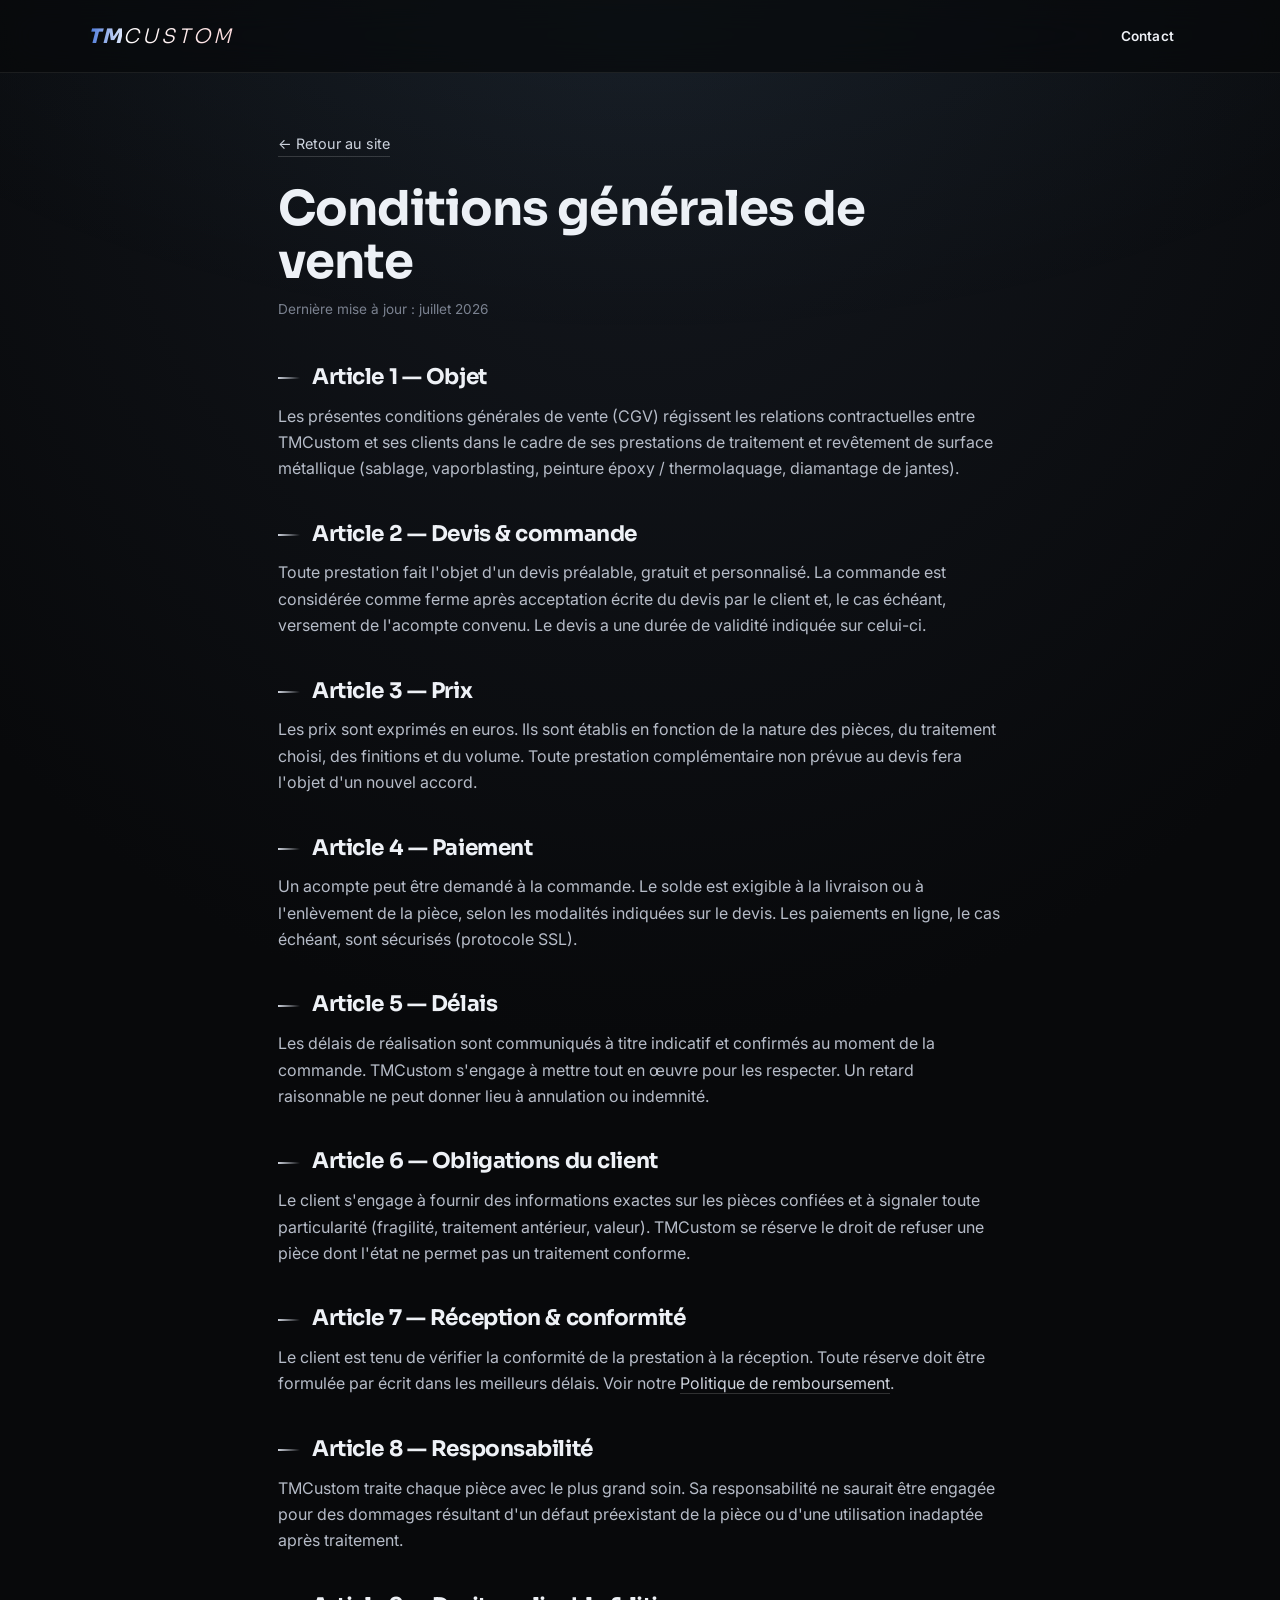
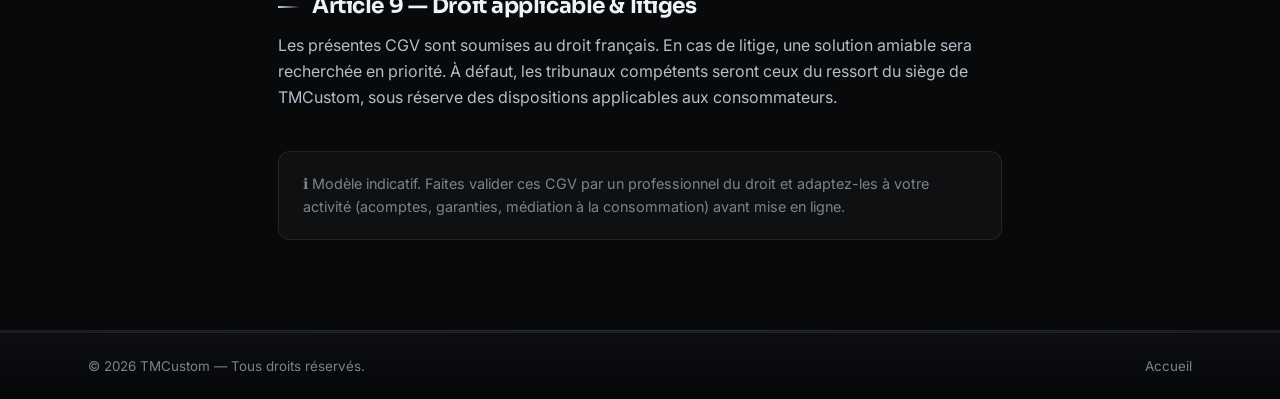
<file: legal/cgv.html>
<!DOCTYPE html>
<html lang="fr">
<head>
  <meta charset="UTF-8" />
  <meta name="viewport" content="width=device-width, initial-scale=1.0" />
  <title>Conditions générales de vente — TMCustom</title>
  <meta name="robots" content="noindex" />
  <link rel="icon" type="image/svg+xml" href="../assets/img/favicon.svg" />
  <link rel="preconnect" href="https://fonts.googleapis.com" />
  <link rel="preconnect" href="https://fonts.gstatic.com" crossorigin />
  <link href="https://fonts.googleapis.com/css2?family=Sora:wght@300;400;600;700;800&family=Inter:wght@300;400;500;600&display=swap" rel="stylesheet" />
  <link rel="stylesheet" href="../assets/css/style.css" />
</head>
<body>
  <header class="header is-scrolled">
    <div class="header__inner">
      <a href="../index.html" class="logo"><span class="logo__mark">TM</span><span class="logo__type">CUSTOM</span></a>
      <a href="../index.html#contact" class="btn btn--sm" style="margin-left:auto">Contact</a>
    </div>
  </header>

  <main class="legal-page legal-hero">
    <div class="container legal__wrap">
      <a href="../index.html" class="legal__back">← Retour au site</a>
      <h1>Conditions générales de vente</h1>
      <p class="updated">Dernière mise à jour : juillet 2026</p>

      <h2>Article 1 — Objet</h2>
      <p>Les présentes conditions générales de vente (CGV) régissent les relations contractuelles entre TMCustom et ses clients dans le cadre de ses prestations de traitement et revêtement de surface métallique (sablage, vaporblasting, peinture époxy / thermolaquage, diamantage de jantes).</p>

      <h2>Article 2 — Devis &amp; commande</h2>
      <p>Toute prestation fait l'objet d'un devis préalable, gratuit et personnalisé. La commande est considérée comme ferme après acceptation écrite du devis par le client et, le cas échéant, versement de l'acompte convenu. Le devis a une durée de validité indiquée sur celui-ci.</p>

      <h2>Article 3 — Prix</h2>
      <p>Les prix sont exprimés en euros. Ils sont établis en fonction de la nature des pièces, du traitement choisi, des finitions et du volume. Toute prestation complémentaire non prévue au devis fera l'objet d'un nouvel accord.</p>

      <h2>Article 4 — Paiement</h2>
      <p>Un acompte peut être demandé à la commande. Le solde est exigible à la livraison ou à l'enlèvement de la pièce, selon les modalités indiquées sur le devis. Les paiements en ligne, le cas échéant, sont sécurisés (protocole SSL).</p>

      <h2>Article 5 — Délais</h2>
      <p>Les délais de réalisation sont communiqués à titre indicatif et confirmés au moment de la commande. TMCustom s'engage à mettre tout en œuvre pour les respecter. Un retard raisonnable ne peut donner lieu à annulation ou indemnité.</p>

      <h2>Article 6 — Obligations du client</h2>
      <p>Le client s'engage à fournir des informations exactes sur les pièces confiées et à signaler toute particularité (fragilité, traitement antérieur, valeur). TMCustom se réserve le droit de refuser une pièce dont l'état ne permet pas un traitement conforme.</p>

      <h2>Article 7 — Réception &amp; conformité</h2>
      <p>Le client est tenu de vérifier la conformité de la prestation à la réception. Toute réserve doit être formulée par écrit dans les meilleurs délais. Voir notre <a href="remboursement.html">Politique de remboursement</a>.</p>

      <h2>Article 8 — Responsabilité</h2>
      <p>TMCustom traite chaque pièce avec le plus grand soin. Sa responsabilité ne saurait être engagée pour des dommages résultant d'un défaut préexistant de la pièce ou d'une utilisation inadaptée après traitement.</p>

      <h2>Article 9 — Droit applicable &amp; litiges</h2>
      <p>Les présentes CGV sont soumises au droit français. En cas de litige, une solution amiable sera recherchée en priorité. À défaut, les tribunaux compétents seront ceux du ressort du siège de TMCustom, sous réserve des dispositions applicables aux consommateurs.</p>

      <div class="legal__note">ℹ️ Modèle indicatif. Faites valider ces CGV par un professionnel du droit et adaptez-les à votre activité (acomptes, garanties, médiation à la consommation) avant mise en ligne.</div>
    </div>
  </main>

  <footer class="footer">
    <div class="footer__bottom">
      <div class="container footer__bottom-inner">
        <p>© <span id="year">2026</span> TMCustom — Tous droits réservés.</p>
        <p><a href="../index.html" style="color:var(--text-dim)">Accueil</a></p>
      </div>
    </div>
  </footer>
  <script>document.getElementById('year').textContent=new Date().getFullYear();</script>
</body>
</html>
</file>
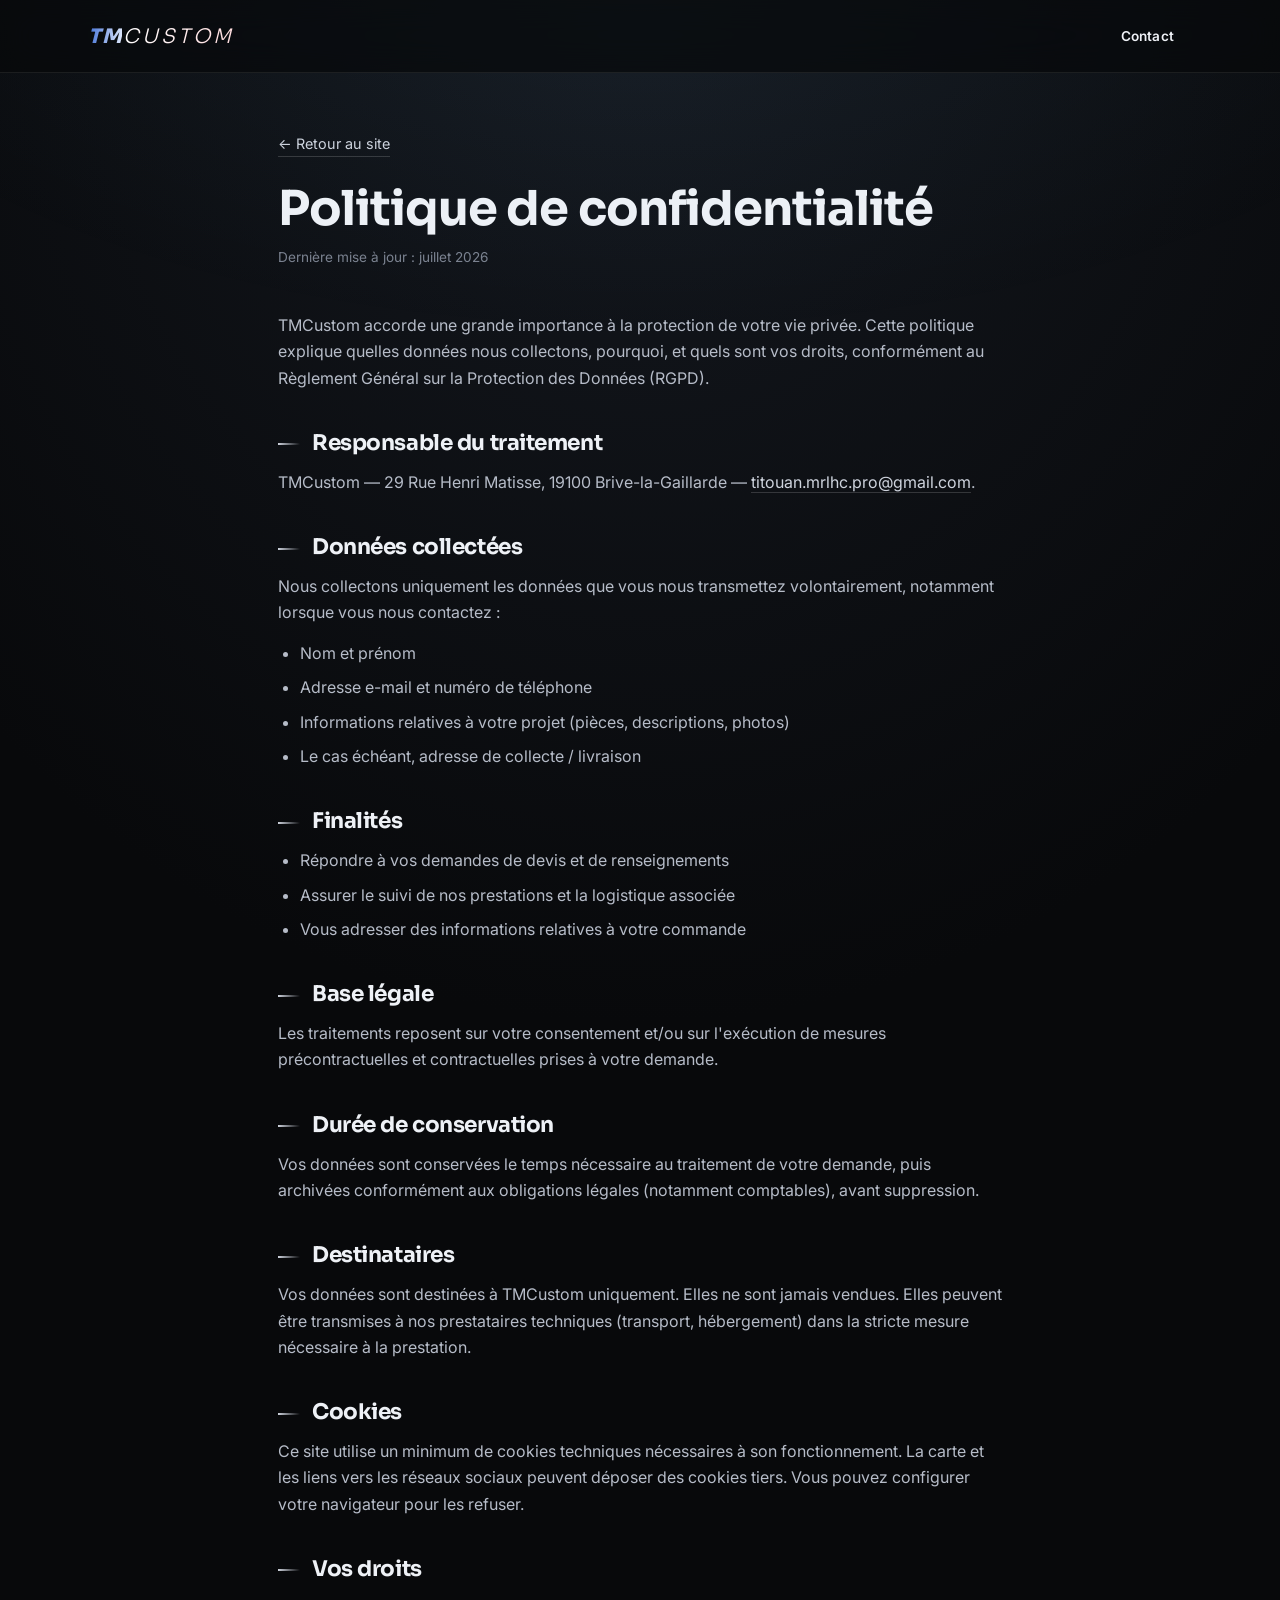
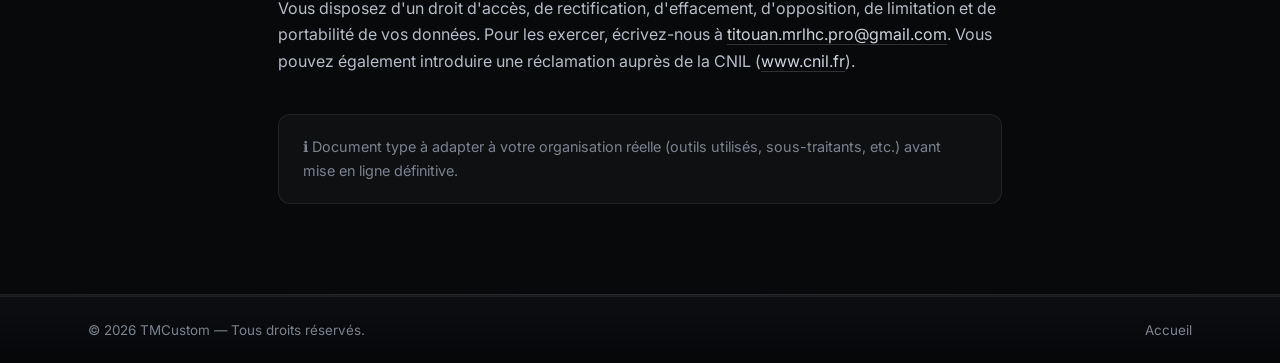
<file: legal/confidentialite.html>
<!DOCTYPE html>
<html lang="fr">
<head>
  <meta charset="UTF-8" />
  <meta name="viewport" content="width=device-width, initial-scale=1.0" />
  <title>Politique de confidentialité — TMCustom</title>
  <meta name="robots" content="noindex" />
  <link rel="icon" type="image/svg+xml" href="../assets/img/favicon.svg" />
  <link rel="preconnect" href="https://fonts.googleapis.com" />
  <link rel="preconnect" href="https://fonts.gstatic.com" crossorigin />
  <link href="https://fonts.googleapis.com/css2?family=Sora:wght@300;400;600;700;800&family=Inter:wght@300;400;500;600&display=swap" rel="stylesheet" />
  <link rel="stylesheet" href="../assets/css/style.css" />
</head>
<body>
  <header class="header is-scrolled">
    <div class="header__inner">
      <a href="../index.html" class="logo"><span class="logo__mark">TM</span><span class="logo__type">CUSTOM</span></a>
      <a href="../index.html#contact" class="btn btn--sm" style="margin-left:auto">Contact</a>
    </div>
  </header>

  <main class="legal-page legal-hero">
    <div class="container legal__wrap">
      <a href="../index.html" class="legal__back">← Retour au site</a>
      <h1>Politique de confidentialité</h1>
      <p class="updated">Dernière mise à jour : juillet 2026</p>

      <p>TMCustom accorde une grande importance à la protection de votre vie privée. Cette politique explique quelles données nous collectons, pourquoi, et quels sont vos droits, conformément au Règlement Général sur la Protection des Données (RGPD).</p>

      <h2>Responsable du traitement</h2>
      <p>TMCustom — 29 Rue Henri Matisse, 19100 Brive-la-Gaillarde — <a href="mailto:titouan.mrlhc.pro@gmail.com">titouan.mrlhc.pro@gmail.com</a>.</p>

      <h2>Données collectées</h2>
      <p>Nous collectons uniquement les données que vous nous transmettez volontairement, notamment lorsque vous nous contactez :</p>
      <ul>
        <li>Nom et prénom</li>
        <li>Adresse e-mail et numéro de téléphone</li>
        <li>Informations relatives à votre projet (pièces, descriptions, photos)</li>
        <li>Le cas échéant, adresse de collecte / livraison</li>
      </ul>

      <h2>Finalités</h2>
      <ul>
        <li>Répondre à vos demandes de devis et de renseignements</li>
        <li>Assurer le suivi de nos prestations et la logistique associée</li>
        <li>Vous adresser des informations relatives à votre commande</li>
      </ul>

      <h2>Base légale</h2>
      <p>Les traitements reposent sur votre consentement et/ou sur l'exécution de mesures précontractuelles et contractuelles prises à votre demande.</p>

      <h2>Durée de conservation</h2>
      <p>Vos données sont conservées le temps nécessaire au traitement de votre demande, puis archivées conformément aux obligations légales (notamment comptables), avant suppression.</p>

      <h2>Destinataires</h2>
      <p>Vos données sont destinées à TMCustom uniquement. Elles ne sont jamais vendues. Elles peuvent être transmises à nos prestataires techniques (transport, hébergement) dans la stricte mesure nécessaire à la prestation.</p>

      <h2>Cookies</h2>
      <p>Ce site utilise un minimum de cookies techniques nécessaires à son fonctionnement. La carte et les liens vers les réseaux sociaux peuvent déposer des cookies tiers. Vous pouvez configurer votre navigateur pour les refuser.</p>

      <h2>Vos droits</h2>
      <p>Vous disposez d'un droit d'accès, de rectification, d'effacement, d'opposition, de limitation et de portabilité de vos données. Pour les exercer, écrivez-nous à <a href="mailto:titouan.mrlhc.pro@gmail.com">titouan.mrlhc.pro@gmail.com</a>. Vous pouvez également introduire une réclamation auprès de la CNIL (<a href="https://www.cnil.fr" target="_blank" rel="noopener">www.cnil.fr</a>).</p>

      <div class="legal__note">ℹ️ Document type à adapter à votre organisation réelle (outils utilisés, sous-traitants, etc.) avant mise en ligne définitive.</div>
    </div>
  </main>

  <footer class="footer">
    <div class="footer__bottom">
      <div class="container footer__bottom-inner">
        <p>© <span id="year">2026</span> TMCustom — Tous droits réservés.</p>
        <p><a href="../index.html" style="color:var(--text-dim)">Accueil</a></p>
      </div>
    </div>
  </footer>
  <script>document.getElementById('year').textContent=new Date().getFullYear();</script>
</body>
</html>
</file>
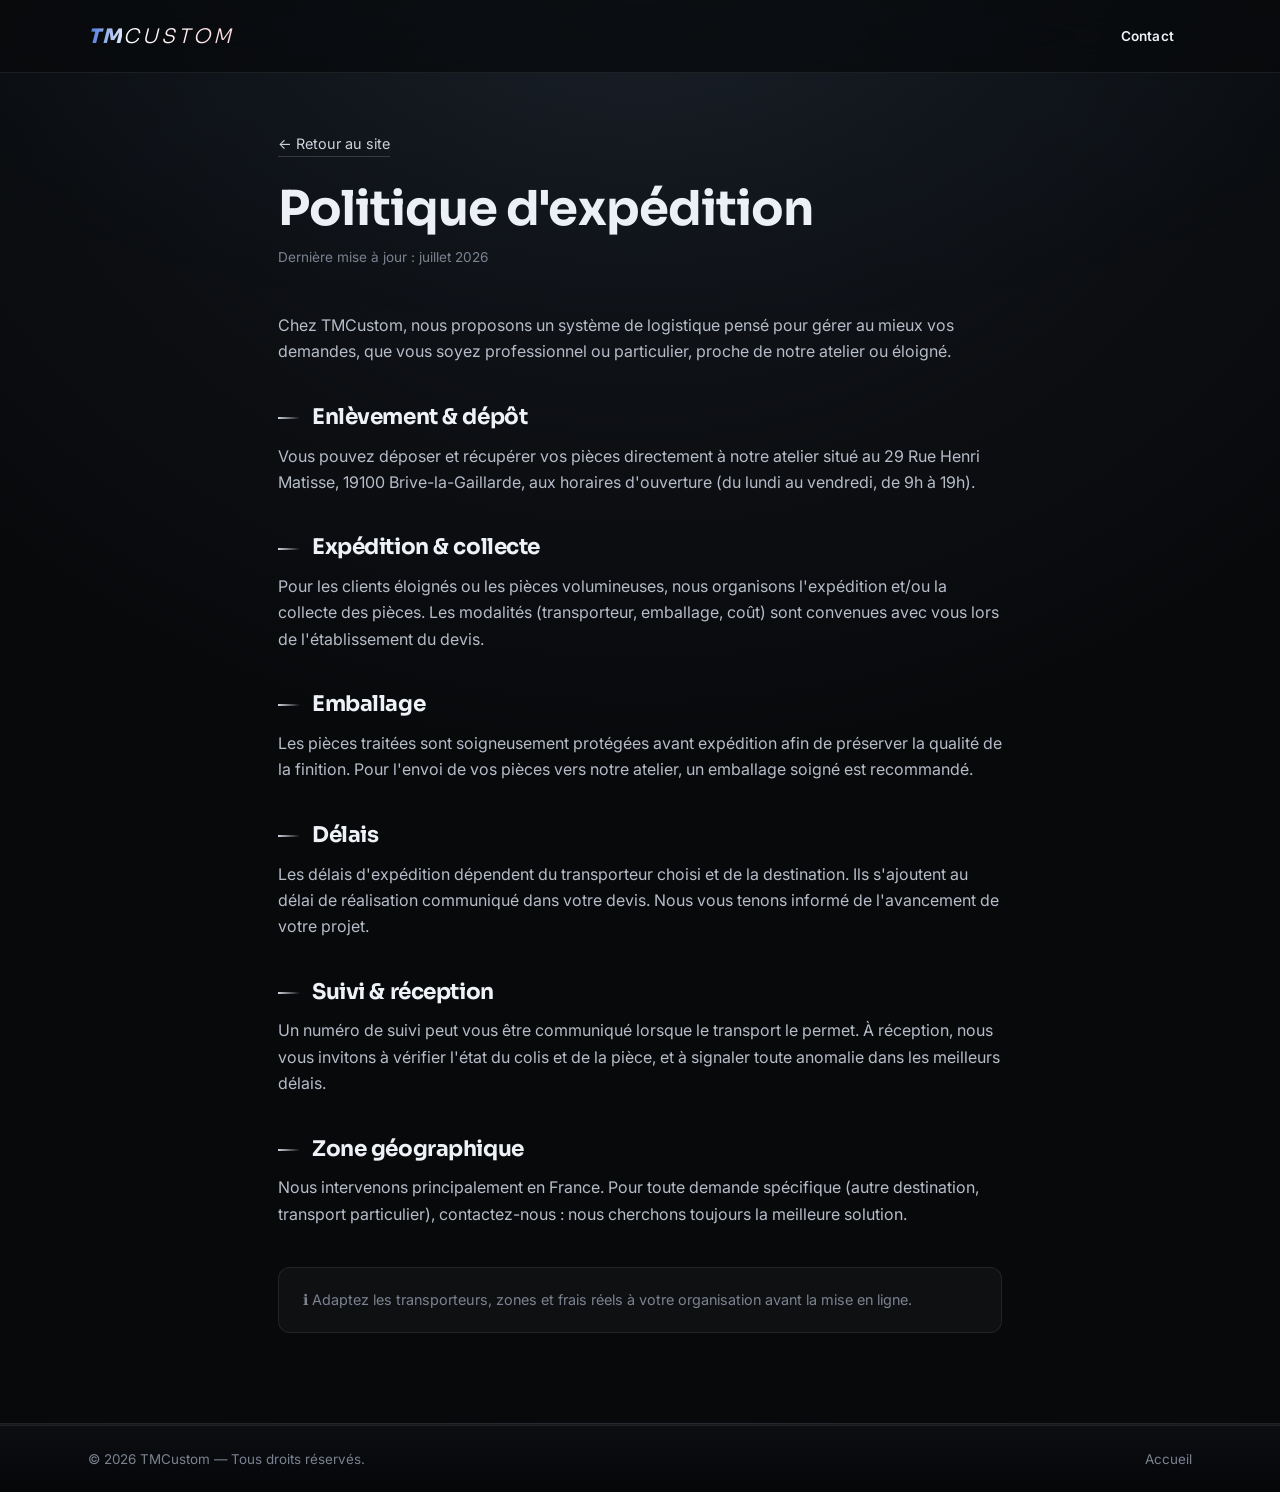
<file: legal/expedition.html>
<!DOCTYPE html>
<html lang="fr">
<head>
  <meta charset="UTF-8" />
  <meta name="viewport" content="width=device-width, initial-scale=1.0" />
  <title>Politique d'expédition — TMCustom</title>
  <meta name="robots" content="noindex" />
  <link rel="icon" type="image/svg+xml" href="../assets/img/favicon.svg" />
  <link rel="preconnect" href="https://fonts.googleapis.com" />
  <link rel="preconnect" href="https://fonts.gstatic.com" crossorigin />
  <link href="https://fonts.googleapis.com/css2?family=Sora:wght@300;400;600;700;800&family=Inter:wght@300;400;500;600&display=swap" rel="stylesheet" />
  <link rel="stylesheet" href="../assets/css/style.css" />
</head>
<body>
  <header class="header is-scrolled">
    <div class="header__inner">
      <a href="../index.html" class="logo"><span class="logo__mark">TM</span><span class="logo__type">CUSTOM</span></a>
      <a href="../index.html#contact" class="btn btn--sm" style="margin-left:auto">Contact</a>
    </div>
  </header>

  <main class="legal-page legal-hero">
    <div class="container legal__wrap">
      <a href="../index.html" class="legal__back">← Retour au site</a>
      <h1>Politique d'expédition</h1>
      <p class="updated">Dernière mise à jour : juillet 2026</p>

      <p>Chez TMCustom, nous proposons un système de logistique pensé pour gérer au mieux vos demandes, que vous soyez professionnel ou particulier, proche de notre atelier ou éloigné.</p>

      <h2>Enlèvement &amp; dépôt</h2>
      <p>Vous pouvez déposer et récupérer vos pièces directement à notre atelier situé au 29 Rue Henri Matisse, 19100 Brive-la-Gaillarde, aux horaires d'ouverture (du lundi au vendredi, de 9h à 19h).</p>

      <h2>Expédition &amp; collecte</h2>
      <p>Pour les clients éloignés ou les pièces volumineuses, nous organisons l'expédition et/ou la collecte des pièces. Les modalités (transporteur, emballage, coût) sont convenues avec vous lors de l'établissement du devis.</p>

      <h2>Emballage</h2>
      <p>Les pièces traitées sont soigneusement protégées avant expédition afin de préserver la qualité de la finition. Pour l'envoi de vos pièces vers notre atelier, un emballage soigné est recommandé.</p>

      <h2>Délais</h2>
      <p>Les délais d'expédition dépendent du transporteur choisi et de la destination. Ils s'ajoutent au délai de réalisation communiqué dans votre devis. Nous vous tenons informé de l'avancement de votre projet.</p>

      <h2>Suivi &amp; réception</h2>
      <p>Un numéro de suivi peut vous être communiqué lorsque le transport le permet. À réception, nous vous invitons à vérifier l'état du colis et de la pièce, et à signaler toute anomalie dans les meilleurs délais.</p>

      <h2>Zone géographique</h2>
      <p>Nous intervenons principalement en France. Pour toute demande spécifique (autre destination, transport particulier), contactez-nous : nous cherchons toujours la meilleure solution.</p>

      <div class="legal__note">ℹ️ Adaptez les transporteurs, zones et frais réels à votre organisation avant la mise en ligne.</div>
    </div>
  </main>

  <footer class="footer">
    <div class="footer__bottom">
      <div class="container footer__bottom-inner">
        <p>© <span id="year">2026</span> TMCustom — Tous droits réservés.</p>
        <p><a href="../index.html" style="color:var(--text-dim)">Accueil</a></p>
      </div>
    </div>
  </footer>
  <script>document.getElementById('year').textContent=new Date().getFullYear();</script>
</body>
</html>
</file>
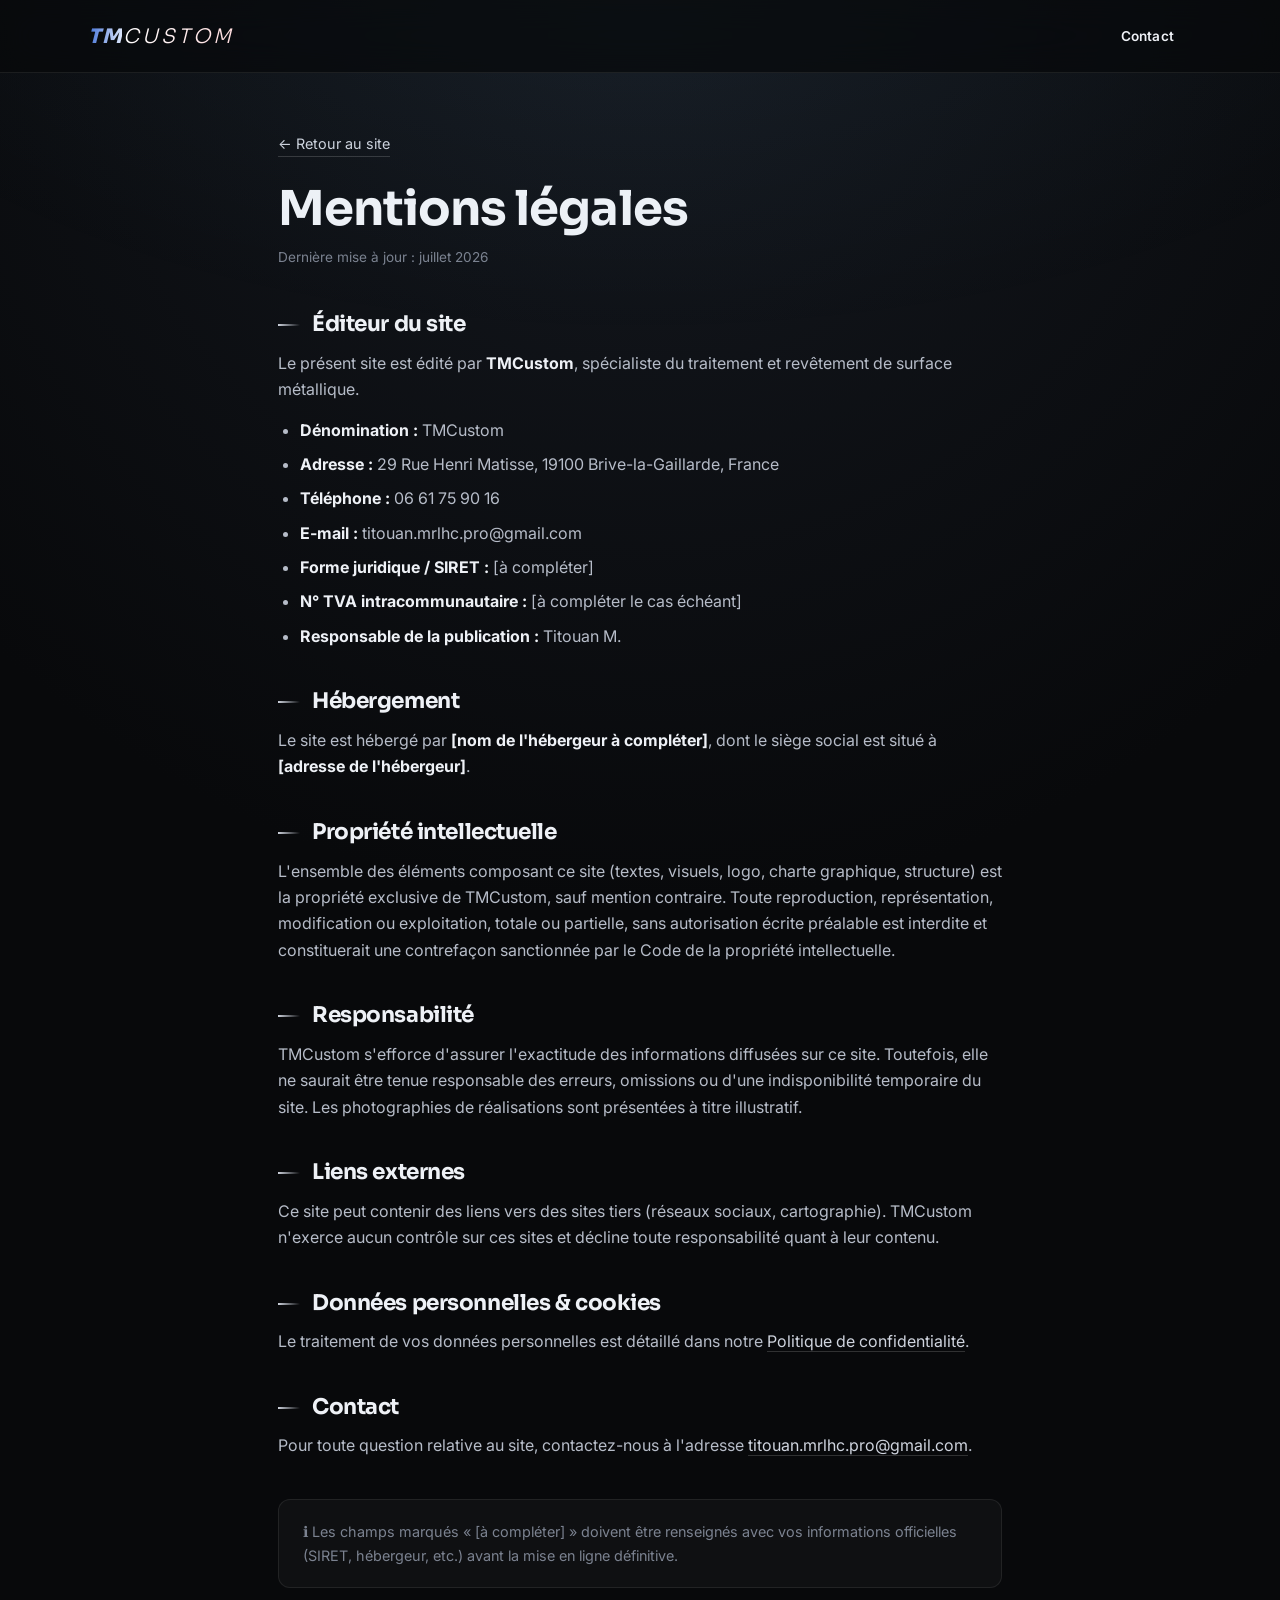
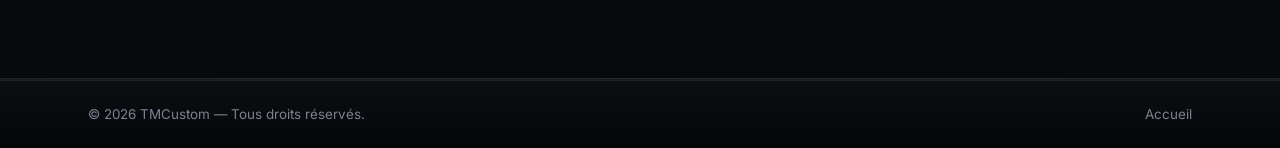
<file: legal/mentions-legales.html>
<!DOCTYPE html>
<html lang="fr">
<head>
  <meta charset="UTF-8" />
  <meta name="viewport" content="width=device-width, initial-scale=1.0" />
  <title>Mentions légales — TMCustom</title>
  <meta name="robots" content="noindex" />
  <link rel="icon" type="image/svg+xml" href="../assets/img/favicon.svg" />
  <link rel="preconnect" href="https://fonts.googleapis.com" />
  <link rel="preconnect" href="https://fonts.gstatic.com" crossorigin />
  <link href="https://fonts.googleapis.com/css2?family=Sora:wght@300;400;600;700;800&family=Inter:wght@300;400;500;600&display=swap" rel="stylesheet" />
  <link rel="stylesheet" href="../assets/css/style.css" />
</head>
<body>
  <header class="header is-scrolled">
    <div class="header__inner">
      <a href="../index.html" class="logo"><span class="logo__mark">TM</span><span class="logo__type">CUSTOM</span></a>
      <a href="../index.html#contact" class="btn btn--sm" style="margin-left:auto">Contact</a>
    </div>
  </header>

  <main class="legal-page legal-hero">
    <div class="container legal__wrap">
      <a href="../index.html" class="legal__back">← Retour au site</a>
      <h1>Mentions légales</h1>
      <p class="updated">Dernière mise à jour : juillet 2026</p>

      <h2>Éditeur du site</h2>
      <p>Le présent site est édité par <strong>TMCustom</strong>, spécialiste du traitement et revêtement de surface métallique.</p>
      <ul>
        <li><strong>Dénomination :</strong> TMCustom</li>
        <li><strong>Adresse :</strong> 29 Rue Henri Matisse, 19100 Brive-la-Gaillarde, France</li>
        <li><strong>Téléphone :</strong> 06 61 75 90 16</li>
        <li><strong>E-mail :</strong> titouan.mrlhc.pro@gmail.com</li>
        <li><strong>Forme juridique / SIRET :</strong> [à compléter]</li>
        <li><strong>N° TVA intracommunautaire :</strong> [à compléter le cas échéant]</li>
        <li><strong>Responsable de la publication :</strong> Titouan M.</li>
      </ul>

      <h2>Hébergement</h2>
      <p>Le site est hébergé par <strong>[nom de l'hébergeur à compléter]</strong>, dont le siège social est situé à <strong>[adresse de l'hébergeur]</strong>.</p>

      <h2>Propriété intellectuelle</h2>
      <p>L'ensemble des éléments composant ce site (textes, visuels, logo, charte graphique, structure) est la propriété exclusive de TMCustom, sauf mention contraire. Toute reproduction, représentation, modification ou exploitation, totale ou partielle, sans autorisation écrite préalable est interdite et constituerait une contrefaçon sanctionnée par le Code de la propriété intellectuelle.</p>

      <h2>Responsabilité</h2>
      <p>TMCustom s'efforce d'assurer l'exactitude des informations diffusées sur ce site. Toutefois, elle ne saurait être tenue responsable des erreurs, omissions ou d'une indisponibilité temporaire du site. Les photographies de réalisations sont présentées à titre illustratif.</p>

      <h2>Liens externes</h2>
      <p>Ce site peut contenir des liens vers des sites tiers (réseaux sociaux, cartographie). TMCustom n'exerce aucun contrôle sur ces sites et décline toute responsabilité quant à leur contenu.</p>

      <h2>Données personnelles &amp; cookies</h2>
      <p>Le traitement de vos données personnelles est détaillé dans notre <a href="confidentialite.html">Politique de confidentialité</a>.</p>

      <h2>Contact</h2>
      <p>Pour toute question relative au site, contactez-nous à l'adresse <a href="mailto:titouan.mrlhc.pro@gmail.com">titouan.mrlhc.pro@gmail.com</a>.</p>

      <div class="legal__note">ℹ️ Les champs marqués « [à compléter] » doivent être renseignés avec vos informations officielles (SIRET, hébergeur, etc.) avant la mise en ligne définitive.</div>
    </div>
  </main>

  <footer class="footer">
    <div class="footer__bottom">
      <div class="container footer__bottom-inner">
        <p>© <span id="year">2026</span> TMCustom — Tous droits réservés.</p>
        <p><a href="../index.html" style="color:var(--text-dim)">Accueil</a></p>
      </div>
    </div>
  </footer>
  <script>document.getElementById('year').textContent=new Date().getFullYear();</script>
</body>
</html>
</file>
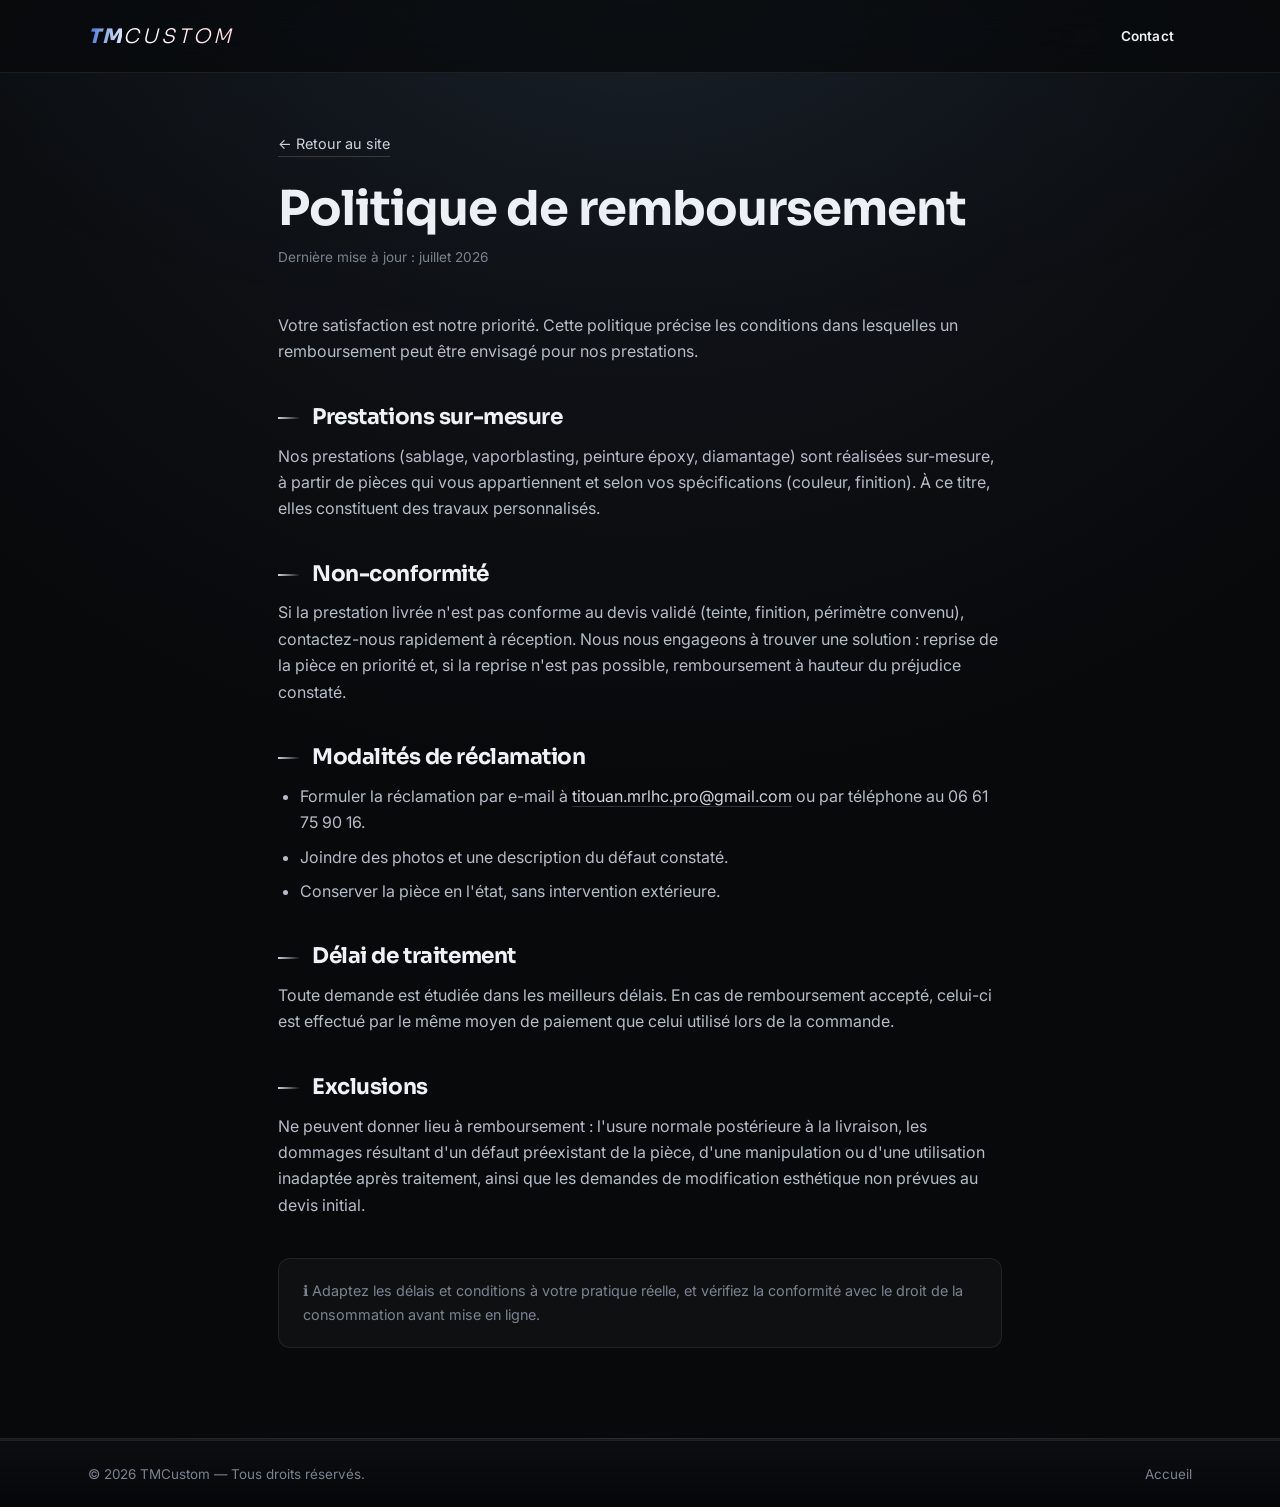
<file: legal/remboursement.html>
<!DOCTYPE html>
<html lang="fr">
<head>
  <meta charset="UTF-8" />
  <meta name="viewport" content="width=device-width, initial-scale=1.0" />
  <title>Politique de remboursement — TMCustom</title>
  <meta name="robots" content="noindex" />
  <link rel="icon" type="image/svg+xml" href="../assets/img/favicon.svg" />
  <link rel="preconnect" href="https://fonts.googleapis.com" />
  <link rel="preconnect" href="https://fonts.gstatic.com" crossorigin />
  <link href="https://fonts.googleapis.com/css2?family=Sora:wght@300;400;600;700;800&family=Inter:wght@300;400;500;600&display=swap" rel="stylesheet" />
  <link rel="stylesheet" href="../assets/css/style.css" />
</head>
<body>
  <header class="header is-scrolled">
    <div class="header__inner">
      <a href="../index.html" class="logo"><span class="logo__mark">TM</span><span class="logo__type">CUSTOM</span></a>
      <a href="../index.html#contact" class="btn btn--sm" style="margin-left:auto">Contact</a>
    </div>
  </header>

  <main class="legal-page legal-hero">
    <div class="container legal__wrap">
      <a href="../index.html" class="legal__back">← Retour au site</a>
      <h1>Politique de remboursement</h1>
      <p class="updated">Dernière mise à jour : juillet 2026</p>

      <p>Votre satisfaction est notre priorité. Cette politique précise les conditions dans lesquelles un remboursement peut être envisagé pour nos prestations.</p>

      <h2>Prestations sur-mesure</h2>
      <p>Nos prestations (sablage, vaporblasting, peinture époxy, diamantage) sont réalisées sur-mesure, à partir de pièces qui vous appartiennent et selon vos spécifications (couleur, finition). À ce titre, elles constituent des travaux personnalisés.</p>

      <h2>Non-conformité</h2>
      <p>Si la prestation livrée n'est pas conforme au devis validé (teinte, finition, périmètre convenu), contactez-nous rapidement à réception. Nous nous engageons à trouver une solution : reprise de la pièce en priorité et, si la reprise n'est pas possible, remboursement à hauteur du préjudice constaté.</p>

      <h2>Modalités de réclamation</h2>
      <ul>
        <li>Formuler la réclamation par e-mail à <a href="mailto:titouan.mrlhc.pro@gmail.com">titouan.mrlhc.pro@gmail.com</a> ou par téléphone au 06 61 75 90 16.</li>
        <li>Joindre des photos et une description du défaut constaté.</li>
        <li>Conserver la pièce en l'état, sans intervention extérieure.</li>
      </ul>

      <h2>Délai de traitement</h2>
      <p>Toute demande est étudiée dans les meilleurs délais. En cas de remboursement accepté, celui-ci est effectué par le même moyen de paiement que celui utilisé lors de la commande.</p>

      <h2>Exclusions</h2>
      <p>Ne peuvent donner lieu à remboursement : l'usure normale postérieure à la livraison, les dommages résultant d'un défaut préexistant de la pièce, d'une manipulation ou d'une utilisation inadaptée après traitement, ainsi que les demandes de modification esthétique non prévues au devis initial.</p>

      <div class="legal__note">ℹ️ Adaptez les délais et conditions à votre pratique réelle, et vérifiez la conformité avec le droit de la consommation avant mise en ligne.</div>
    </div>
  </main>

  <footer class="footer">
    <div class="footer__bottom">
      <div class="container footer__bottom-inner">
        <p>© <span id="year">2026</span> TMCustom — Tous droits réservés.</p>
        <p><a href="../index.html" style="color:var(--text-dim)">Accueil</a></p>
      </div>
    </div>
  </footer>
  <script>document.getElementById('year').textContent=new Date().getFullYear();</script>
</body>
</html>
</file>
<file: assets/css/style.css>
/* ============================================================
   TMCustom — Feuille de style principale
   Thème sombre premium · jeux de lumière · métallique
   ============================================================ */

/* -------------------- TOKENS -------------------- */
:root{
  --bg:            #08090b;
  --bg-2:          #0c0e12;
  --bg-3:          #11141a;
  --surface:       rgba(255,255,255,.03);
  --surface-2:     rgba(255,255,255,.05);
  --line:          rgba(255,255,255,.08);
  --line-strong:   rgba(255,255,255,.16);

  --text:          #eef1f6;
  --text-soft:     #b6bcc8;
  --text-dim:      #7b8290;

  --silver:        #cfd4de;
  --silver-2:      #9aa2b0;
  --chrome-hi:     #ffffff;

  --accent:        #7dd3fc;   /* halo froid par défaut */
  --accent-vapor:  #38bdf8;   /* eau / vaporblasting */
  --accent-epoxy:  #ff5e8a;   /* éclatant / époxy */
  --accent-diamant:#dfe4ec;   /* chrome / diamantage */

  --radius:  18px;
  --radius-s: 12px;
  --maxw: 1200px;
  --ease: cubic-bezier(.22,.61,.36,1);

  --shadow: 0 30px 80px -30px rgba(0,0,0,.7);
  --font-head:'Sora', system-ui, sans-serif;
  --font-body:'Inter', system-ui, sans-serif;
}

/* -------------------- RESET -------------------- */
*,*::before,*::after{ box-sizing:border-box; margin:0; padding:0; }
html{ scroll-behavior:smooth; -webkit-text-size-adjust:100%; }
body{
  font-family:var(--font-body);
  background:var(--bg);
  color:var(--text);
  line-height:1.65;
  overflow-x:hidden;
  -webkit-font-smoothing:antialiased;
}
img{ max-width:100%; display:block; }
a{ color:inherit; text-decoration:none; }
ul{ list-style:none; }
button{ font-family:inherit; cursor:pointer; border:none; background:none; color:inherit; }
h1,h2,h3,h4{ font-family:var(--font-head); font-weight:700; line-height:1.1; letter-spacing:-.02em; }
em{ font-style:normal; }

.container{ width:100%; max-width:var(--maxw); margin-inline:auto; padding-inline:clamp(20px,5vw,48px); }

/* subtle grain / vignette on body */
body::before{
  content:""; position:fixed; inset:0; pointer-events:none; z-index:1;
  background:radial-gradient(120% 80% at 50% -10%, rgba(125,211,252,.05), transparent 60%);
}

/* -------------------- BRANDMARK (SVG) -------------------- */
.brandmark__text{
  font-family:var(--font-head); font-weight:800; font-size:56px; letter-spacing:2px;
  transform:skewX(-7deg); transform-origin:center; transform-box:fill-box;
}
.brandmark--hero .brandmark__text{ font-size:78px; }
.brandmark__thin{ font-weight:300; letter-spacing:6px; }

/* -------------------- PRELOADER -------------------- */
.preloader{
  position:fixed; inset:0; z-index:2000; display:grid; place-items:center;
  background:radial-gradient(circle at 50% 45%, #14181f, #050608 70%);
  transition:opacity .8s var(--ease), visibility .8s;
}
.preloader.is-done{ opacity:0; visibility:hidden; }
.preloader__logo{ text-align:center; }
.preloader .brandmark{ width:min(78vw,420px); height:auto; }
.preloader .brandmark__text{ fill:url(#triPre);
  opacity:0; animation:logoIn 1.4s var(--ease) .2s forwards;
  filter:drop-shadow(0 0 22px rgba(160,190,220,.28));
}
@keyframes logoIn{ from{ opacity:0; letter-spacing:14px; filter:blur(6px);} to{ opacity:1; letter-spacing:2px; filter:blur(0);} }
.preloader__bar{
  width:min(60vw,220px); height:2px; margin:26px auto 0; border-radius:2px;
  background:rgba(255,255,255,.08); overflow:hidden;
}
.preloader__bar span{ display:block; height:100%; width:0;
  background:linear-gradient(90deg,var(--silver-2),#fff,var(--silver-2));
  animation:load 1.5s var(--ease) .3s forwards;
}
@keyframes load{ to{ width:100%; } }

/* -------------------- HEADER -------------------- */
.header{
  position:fixed; top:0; left:0; right:0; z-index:1000;
  transition:background .4s var(--ease), border-color .4s, backdrop-filter .4s;
  border-bottom:1px solid transparent;
}
.header.is-scrolled{
  background:rgba(8,9,11,.72); backdrop-filter:blur(16px) saturate(140%);
  border-bottom:1px solid var(--line);
}
.header__inner{
  max-width:var(--maxw); margin-inline:auto; padding:16px clamp(20px,5vw,48px);
  display:flex; align-items:center; gap:24px;
}
.logo{ display:inline-flex; align-items:baseline; font-family:var(--font-head); font-weight:800;
  font-size:1.25rem; letter-spacing:.5px; font-style:italic; }
.logo__mark{ background:linear-gradient(95deg,#3f6fd6 0%,#eaf1ff 55%,#ffffff 75%);
  background-size:200% auto; -webkit-background-clip:text; background-clip:text; color:transparent;
  animation:logoSheen 7s linear infinite; }
.logo__type{ font-weight:300; letter-spacing:3px; margin-left:1px; font-style:italic;
  background:linear-gradient(95deg,#ffffff 0%,#ffd9db 55%,#e3353b 100%);
  background-size:200% auto; -webkit-background-clip:text; background-clip:text; color:transparent;
  animation:logoSheen 7s linear infinite; }
@keyframes logoSheen{ 0%,100%{ background-position:0% center; } 50%{ background-position:120% center; } }

.nav{ margin-left:auto; }
.nav__list{ display:flex; align-items:center; gap:6px; }
.nav__link{
  display:inline-flex; align-items:center; gap:6px;
  padding:10px 14px; font-size:.92rem; color:var(--text-soft); border-radius:10px;
  transition:color .25s, background .25s;
}
.nav__link:hover{ color:var(--text); background:var(--surface); }
.nav__caret{ transition:transform .3s var(--ease); }
.has-dropdown:hover .nav__caret{ transform:rotate(180deg); }

/* dropdown */
.has-dropdown{ position:relative; }
.dropdown{
  position:absolute; top:calc(100% + 8px); left:0; min-width:230px;
  background:rgba(14,17,22,.96); backdrop-filter:blur(18px);
  border:1px solid var(--line); border-radius:14px; padding:8px;
  box-shadow:var(--shadow);
  opacity:0; visibility:hidden; transform:translateY(8px);
  transition:opacity .25s var(--ease), transform .25s var(--ease), visibility .25s;
}
.has-dropdown:hover .dropdown, .has-dropdown:focus-within .dropdown{
  opacity:1; visibility:visible; transform:translateY(0);
}
.dropdown li a{
  display:flex; align-items:center; gap:10px; padding:11px 14px; border-radius:9px;
  font-size:.92rem; color:var(--text-soft); transition:background .2s, color .2s, padding-left .2s;
}
.dropdown li a:hover{ background:var(--surface-2); color:var(--text); padding-left:18px; }
.dropdown__ic{ color:var(--silver-2); font-size:.65rem; }

.header__cta{ margin-left:8px; }

/* burger */
.burger{ display:none; width:42px; height:42px; margin-left:auto; border-radius:10px;
  border:1px solid var(--line); flex-direction:column; gap:5px; align-items:center; justify-content:center; }
.burger span{ width:20px; height:2px; background:var(--text); border-radius:2px; transition:.3s var(--ease); }
.burger.is-open span:nth-child(1){ transform:translateY(7px) rotate(45deg); }
.burger.is-open span:nth-child(2){ opacity:0; }
.burger.is-open span:nth-child(3){ transform:translateY(-7px) rotate(-45deg); }

/* -------------------- BUTTONS -------------------- */
.btn{
  display:inline-flex; align-items:center; justify-content:center; gap:8px;
  padding:14px 26px; border-radius:100px; font-weight:600; font-size:.95rem;
  letter-spacing:.2px; transition:transform .25s var(--ease), box-shadow .3s, background .3s, color .3s;
  position:relative; white-space:nowrap;
}
.btn--sm{ padding:9px 18px; font-size:.85rem; }
.btn--primary{
  color:#0a0c10; background:linear-gradient(180deg,#ffffff,#cfd4de);
  box-shadow:0 10px 30px -8px rgba(207,212,222,.4), inset 0 1px 0 #fff;
}
.btn--primary:hover{ transform:translateY(-2px); box-shadow:0 16px 40px -8px rgba(207,212,222,.55); }
.btn--ghost{ color:var(--text); border:1px solid var(--line-strong); background:var(--surface); }
.btn--ghost:hover{ transform:translateY(-2px); border-color:var(--silver-2); background:var(--surface-2); }

/* -------------------- HERO -------------------- */
.hero{
  position:relative; min-height:100svh; display:grid; place-items:center; text-align:center;
  padding:120px 20px 80px; overflow:hidden;
  background:radial-gradient(130% 90% at 50% 0%, #14181f 0%, #0a0c10 45%, var(--bg) 100%);
}
.hero__grid{
  position:absolute; inset:0; z-index:0; opacity:.5;
  background-image:linear-gradient(var(--line) 1px, transparent 1px), linear-gradient(90deg, var(--line) 1px, transparent 1px);
  background-size:64px 64px;
  mask-image:radial-gradient(70% 60% at 50% 40%, #000 30%, transparent 75%);
  -webkit-mask-image:radial-gradient(70% 60% at 50% 40%, #000 30%, transparent 75%);
}
.hero__lights{ position:absolute; inset:0; z-index:0; }
.light{ position:absolute; border-radius:50%; filter:blur(70px); opacity:.5; mix-blend-mode:screen; }
.light--1{ width:520px; height:520px; top:-120px; left:-80px; background:radial-gradient(circle,#2a4a6a,transparent 70%); animation:float1 14s ease-in-out infinite; }
.light--2{ width:460px; height:460px; bottom:-140px; right:-60px; background:radial-gradient(circle,#3a2a5a,transparent 70%); animation:float2 18s ease-in-out infinite; }
.light--3{ width:360px; height:360px; top:30%; left:60%; background:radial-gradient(circle,#1e3a4a,transparent 70%); animation:float1 16s ease-in-out infinite reverse; }
@keyframes float1{ 0%,100%{ transform:translate(0,0);} 50%{ transform:translate(40px,-30px);} }
@keyframes float2{ 0%,100%{ transform:translate(0,0);} 50%{ transform:translate(-50px,30px);} }

.hero__content{ position:relative; z-index:2; max-width:900px; }
.hero__eyebrow{ font-size:.8rem; letter-spacing:.32em; text-transform:uppercase; color:var(--silver-2); margin-bottom:22px; }
.hero__logo{ margin:0 auto 6px; }
.hero__logo .brandmark{ width:min(92vw,560px); height:auto; }
.hero__logo .brandmark__text{
  fill:url(#triHero);
  filter:drop-shadow(0 4px 34px rgba(150,180,220,.4));
}
.hero__tagline{ font-family:var(--font-head); font-weight:600; font-size:clamp(1.05rem,2.4vw,1.5rem); color:var(--text); margin-bottom:18px; letter-spacing:.01em; }
.hero__sub{ color:var(--text-soft); font-size:clamp(.98rem,1.6vw,1.12rem); max-width:640px; margin:0 auto 36px; }
.hero__actions{ display:flex; gap:14px; justify-content:center; flex-wrap:wrap; }

.hero__scroll{ position:absolute; bottom:30px; left:50%; transform:translateX(-50%); z-index:2;
  width:26px; height:44px; border:2px solid var(--line-strong); border-radius:20px; display:grid; place-items:start center; padding-top:8px; }
.hero__scroll-dot{ width:4px; height:8px; border-radius:4px; background:var(--silver); animation:scrollDot 1.8s var(--ease) infinite; }
@keyframes scrollDot{ 0%{ opacity:0; transform:translateY(0);} 30%{opacity:1;} 100%{ opacity:0; transform:translateY(14px);} }

/* -------------------- TRUST STRIP -------------------- */
.trust{ border-block:1px solid var(--line); background:linear-gradient(180deg,var(--bg-2),var(--bg)); position:relative; z-index:3; }
.trust__inner{ max-width:var(--maxw); margin-inline:auto; padding:26px clamp(20px,5vw,48px);
  display:grid; grid-template-columns:repeat(4,1fr); gap:24px; }
.trust__item{ text-align:center; }
.trust__item strong{ display:block; font-family:var(--font-head); font-size:1.3rem;
  background:linear-gradient(180deg,#fff,#aeb6c4); -webkit-background-clip:text; background-clip:text; color:transparent; }
.trust__item span{ font-size:.82rem; color:var(--text-dim); }

/* -------------------- SECTION BASICS -------------------- */
.section{ padding:clamp(72px,10vw,130px) 0; position:relative; }
.section__head{ max-width:760px; margin:0 auto clamp(40px,6vw,68px); text-align:center; }
.section__head--left{ margin-inline:0; text-align:left; }
.section__tag{ display:inline-block; font-size:.75rem; letter-spacing:.28em; text-transform:uppercase;
  color:var(--silver-2); padding:6px 14px; border:1px solid var(--line); border-radius:100px; margin-bottom:22px; background:var(--surface); }
.section__title{ font-size:clamp(1.9rem,4.6vw,3.2rem); font-weight:700; }
.section__title em{
  background:linear-gradient(110deg,#8f97a5 0%,#ffffff 45%,#ffffff 55%,#8f97a5 100%);
  background-size:220% auto; -webkit-background-clip:text; background-clip:text; color:transparent;
  animation:textSheen 6.5s linear infinite; }
@keyframes textSheen{ 0%{ background-position:180% center; } 100%{ background-position:-80% center; } }
.section__lead{ color:var(--text-soft); font-size:clamp(1rem,1.6vw,1.12rem); margin-top:18px; }
.link{ color:var(--silver); border-bottom:1px solid var(--line-strong); transition:color .2s,border-color .2s; }
.link:hover{ color:#fff; border-color:var(--silver); }

/* -------------------- WHY / PILLARS -------------------- */
.pillars{ display:grid; grid-template-columns:repeat(3,1fr); gap:24px; }
.pillar{
  position:relative; padding:38px 30px; border-radius:var(--radius);
  background:linear-gradient(180deg,var(--surface-2),transparent);
  border:1px solid var(--line); overflow:hidden;
  transition:transform .4s var(--ease), border-color .4s, box-shadow .4s;
}
.pillar::before{ content:""; position:absolute; inset:0; border-radius:inherit; padding:1px;
  background:linear-gradient(140deg, rgba(207,212,222,.4), transparent 40%);
  -webkit-mask:linear-gradient(#000 0 0) content-box, linear-gradient(#000 0 0);
  -webkit-mask-composite:xor; mask-composite:exclude; opacity:0; transition:opacity .4s; }
.pillar:hover{ transform:translateY(-6px); border-color:var(--line-strong); box-shadow:var(--shadow); }
.pillar:hover::before{ opacity:1; }
.pillar__num{ font-family:var(--font-head); font-size:.85rem; color:var(--text-dim); letter-spacing:.2em; margin-bottom:20px; }
.pillar__icon{ color:var(--silver); margin-bottom:20px; filter:drop-shadow(0 0 16px rgba(200,220,240,.15)); }
.pillar h3{ font-size:1.4rem; margin-bottom:12px; }
.pillar p{ color:var(--text-soft); font-size:.98rem; }
.pillar strong{ color:var(--text); }

/* -------------------- SERVICES -------------------- */
.svc{ position:relative; padding:clamp(50px,8vw,90px) 0; overflow:hidden; }
.svc + .svc{ border-top:1px solid var(--line); }
.svc__inner{ display:grid; grid-template-columns:1fr 1fr; gap:clamp(30px,6vw,72px); align-items:center; }
.svc__inner--reverse .svc__media{ order:2; }
.svc__ambient{ position:absolute; inset:0; z-index:0; pointer-events:none; }
.svc__text{ position:relative; z-index:2; }
.svc__label{ display:inline-block; font-family:var(--font-head); font-size:.8rem; letter-spacing:.24em; text-transform:uppercase;
  color:var(--silver-2); margin-bottom:16px; padding:5px 12px; border:1px solid var(--line); border-radius:100px; }
.svc__title{ font-size:clamp(1.6rem,3.4vw,2.4rem); margin-bottom:18px; }
.svc__title em{ background:linear-gradient(180deg,#fff,#9aa2b0); -webkit-background-clip:text; background-clip:text; color:transparent; }
.svc__text > p{ color:var(--text-soft); margin-bottom:22px; }
.svc__list{ display:grid; gap:12px; margin-bottom:24px; }
.svc__list li{ position:relative; padding-left:30px; color:var(--text-soft); font-size:.97rem; }
.svc__list li::before{ content:""; position:absolute; left:0; top:8px; width:14px; height:14px; border-radius:50%;
  background:radial-gradient(circle at 35% 30%,#fff,var(--silver-2)); box-shadow:0 0 10px rgba(207,212,222,.4); }
.svc__materials{ font-size:.9rem; color:var(--text-dim); padding-top:18px; border-top:1px solid var(--line); }
.svc__materials strong{ color:var(--silver); }

/* service visuals — vraies photos + jeux de lumière */
.svc__visual{
  position:relative; aspect-ratio:4/5; max-height:640px; border-radius:var(--radius); overflow:hidden;
  border:1px solid var(--line-strong); box-shadow:var(--shadow);
  background-size:cover; background-position:center;
  display:flex; align-items:flex-end; padding:18px;
  transition:transform .6s var(--ease), box-shadow .5s;
}
.svc__visual:hover{ transform:scale(1.015); box-shadow:0 40px 90px -30px rgba(0,0,0,.8); }
/* reflet de lumière qui balaie chaque photo (subtil) */
.svc__visual::before{ content:""; position:absolute; inset:0; z-index:3; pointer-events:none;
  background:linear-gradient(115deg, transparent 42%, rgba(255,255,255,.14) 50%, transparent 58%);
  background-size:250% 100%; background-position:160% 0; animation:sheen 8s ease-in-out infinite; }
@keyframes sheen{ 0%{ background-position:160% 0; } 55%,100%{ background-position:-60% 0; } }
.visual__badge{ position:relative; z-index:4; font-size:.72rem; letter-spacing:.18em; text-transform:uppercase;
  padding:7px 14px; border-radius:100px; background:rgba(8,9,11,.6); backdrop-filter:blur(8px); border:1px solid var(--line-strong); color:var(--text); }

@media (min-width:961px){ .svc__media{ max-width:520px; margin-inline:auto; } }

.visual-sablage{ background-image:
  linear-gradient(180deg, rgba(8,9,11,.02), rgba(8,9,11,.42)),
  url("../img/IMG_0077.jpeg"); }

/* VAPORBLASTING — eau + lumière */
.svc--vapor .svc__ambient{ background:
  radial-gradient(60% 60% at 15% 20%, rgba(56,189,248,.16), transparent 60%),
  radial-gradient(50% 50% at 90% 80%, rgba(14,116,144,.18), transparent 60%); }
.svc--vapor .svc__label{ color:#7dd3fc; border-color:rgba(56,189,248,.4); }
.visual-vapor{ background-image:
  linear-gradient(180deg, rgba(11,58,82,.14), rgba(6,22,32,.5)),
  url("../img/IMG_9666.jpeg"); }
.visual-vapor::after{ content:""; position:absolute; inset:0; z-index:2; pointer-events:none;
  background:radial-gradient(70% 50% at 50% 115%, rgba(125,211,252,.28), transparent 55%);
  mix-blend-mode:screen; }
.water-fx{ position:absolute; inset:0; z-index:2; overflow:hidden; pointer-events:none; }
.water-fx span{ position:absolute; bottom:-24%; width:120%; left:-10%; height:55%; border-radius:45%;
  background:radial-gradient(circle at 50% 0,rgba(125,211,252,.18),transparent 60%);
  animation:wave 8s ease-in-out infinite; }
.water-fx span:nth-child(2){ animation-duration:10s; animation-delay:-2s; opacity:.7; }
.water-fx span:nth-child(3){ animation-duration:12s; animation-delay:-4s; opacity:.5; }
@keyframes wave{ 0%,100%{ transform:translateY(10%) scaleX(1);} 50%{ transform:translateY(-4%) scaleX(1.1);} }

/* EPOXY — couleurs éclatantes */
.svc--epoxy .svc__ambient{ background:
  radial-gradient(55% 55% at 12% 25%, rgba(255,94,138,.16), transparent 60%),
  radial-gradient(55% 55% at 88% 75%, rgba(124,58,237,.16), transparent 60%),
  radial-gradient(45% 45% at 60% 10%, rgba(250,204,21,.10), transparent 60%); }
.svc--epoxy .svc__label{ color:#ff8fb0; border-color:rgba(255,94,138,.4); }
.visual-epoxy{ background-image:
  linear-gradient(180deg, rgba(8,9,11,.06), rgba(8,9,11,.4)),
  url("../img/IMG_0084.jpeg"); }
.visual-epoxy::after{ content:""; position:absolute; inset:0; z-index:2; pointer-events:none;
  background:radial-gradient(60% 45% at 30% 20%, rgba(255,94,138,.22), transparent 60%),
  radial-gradient(55% 45% at 80% 85%, rgba(56,189,248,.20), transparent 60%);
  mix-blend-mode:screen; }

/* DIAMANTAGE — chrome / silver */
.svc--diamant .svc__ambient{ background:
  radial-gradient(60% 60% at 85% 20%, rgba(223,228,236,.12), transparent 60%),
  radial-gradient(50% 50% at 10% 85%, rgba(148,163,184,.12), transparent 60%); }
.svc--diamant .svc__label{ color:var(--silver); border-color:var(--line-strong); }
.visual-diamant{ background-image:
  linear-gradient(180deg, rgba(8,9,11,.02), rgba(8,9,11,.38)),
  url("../img/IMG_0359.jpeg"); }
/* éclat métallique appuyé pour le diamantage */
.shine{ position:absolute; top:0; left:-60%; width:45%; height:100%; z-index:3; pointer-events:none;
  background:linear-gradient(105deg, transparent, rgba(255,255,255,.5), transparent);
  transform:skewX(-18deg); animation:shineSweep 5s ease-in-out infinite; }
@keyframes shineSweep{ 0%{ left:-60%; } 55%,100%{ left:130%; } }

/* -------------------- HISTOIRE -------------------- */
.histoire{ background:linear-gradient(180deg,var(--bg),var(--bg-2),var(--bg)); }
.histoire__inner{ display:grid; grid-template-columns:1.1fr .9fr; gap:clamp(30px,6vw,64px); align-items:center; }
.histoire__text .section__tag{ margin-top:0; }
.histoire__text .section__title{ margin-bottom:22px; }
.histoire__text p{ color:var(--text-soft); margin-bottom:16px; }
.histoire__stats{ display:flex; gap:34px; margin-top:30px; flex-wrap:wrap; }
.histoire__stats strong{ display:block; font-family:var(--font-head); font-size:1.7rem;
  background:linear-gradient(180deg,#fff,#9aa2b0); -webkit-background-clip:text; background-clip:text; color:transparent; }
.histoire__stats span{ font-size:.82rem; color:var(--text-dim); }
.histoire__visual{ position:relative; }
.visual-histoire{ position:relative; aspect-ratio:4/5; border-radius:var(--radius); border:1px solid var(--line-strong); overflow:hidden;
  box-shadow:var(--shadow);
  background-image:
    linear-gradient(180deg, rgba(8,9,11,.15), rgba(8,9,11,.55)),
    url("../img/IMG_9474.jpeg");
  background-size:cover; background-position:center; }
.visual-histoire::before{ content:""; position:absolute; inset:0; z-index:2; pointer-events:none;
  background:linear-gradient(115deg, transparent 42%, rgba(255,255,255,.12) 50%, transparent 58%);
  background-size:250% 100%; background-position:160% 0; animation:sheen 9s ease-in-out infinite; }
.visual-histoire::after{ content:"TM"; position:absolute; inset:0; z-index:3; display:grid; place-items:center;
  font-family:var(--font-head); font-weight:800; font-size:clamp(4rem,12vw,9rem);
  color:transparent; background:linear-gradient(180deg,rgba(255,255,255,.9),rgba(150,160,175,.2));
  -webkit-background-clip:text; background-clip:text; opacity:.16; letter-spacing:.05em; }

/* -------------------- GALLERY / CAROUSEL -------------------- */
.gallery{ background:var(--bg-2); }
.carousel{ position:relative; max-width:1400px; margin:0 auto; padding:0 clamp(12px,4vw,40px); }
.carousel__track{ display:flex; gap:20px; overflow-x:auto; scroll-snap-type:x mandatory;
  scroll-behavior:smooth; padding:14px 4px 24px; -ms-overflow-style:none; scrollbar-width:none; }
.carousel__track::-webkit-scrollbar{ display:none; }
.slide{ position:relative; flex:0 0 clamp(240px,34vw,400px); aspect-ratio:3/4; scroll-snap-align:center;
  border-radius:var(--radius); overflow:hidden; border:1px solid var(--line-strong); box-shadow:var(--shadow);
  display:flex; align-items:flex-end; transition:transform .4s var(--ease);
  background-size:cover; background-position:center; }
.slide::before{ content:""; position:absolute; inset:0; z-index:1; pointer-events:none;
  background:linear-gradient(115deg, transparent 44%, rgba(255,255,255,.12) 50%, transparent 56%);
  background-size:250% 100%; background-position:160% 0; transition:background-position 1.1s var(--ease); }
.slide:hover{ transform:translateY(-6px) scale(1.015); }
.slide:hover::before{ background-position:-60% 0; }
.slide figcaption{ position:relative; z-index:2; width:100%; padding:18px; font-size:.88rem; color:#fff; letter-spacing:.01em;
  background:linear-gradient(180deg,transparent,rgba(6,7,9,.9)); }

.carousel__nav{ position:absolute; top:50%; transform:translateY(-50%); z-index:5;
  width:52px; height:52px; border-radius:50%; font-size:1.6rem; line-height:1; color:var(--text);
  background:rgba(14,17,22,.8); backdrop-filter:blur(10px); border:1px solid var(--line-strong);
  transition:background .25s, transform .25s; display:grid; place-items:center; }
.carousel__nav:hover{ background:rgba(30,34,42,.95); }
.carousel__nav--prev{ left:-4px; } .carousel__nav--next{ right:-4px; }
.carousel__dots{ display:flex; gap:8px; justify-content:center; margin-top:6px; }
.carousel__dots button{ width:8px; height:8px; border-radius:50%; background:var(--line-strong); transition:.25s; }
.carousel__dots button.is-active{ background:var(--silver); width:24px; border-radius:5px; }
.gallery__hint{ text-align:center; margin-top:30px; color:var(--text-dim); font-size:.85rem; }
.gallery__hint code{ background:var(--surface-2); padding:2px 7px; border-radius:6px; color:var(--silver); font-size:.85em; }

/* -------------------- REVIEWS -------------------- */
.reviews{ position:relative; }
.reviews__rating{ display:inline-flex; align-items:center; gap:12px; margin-top:22px; color:var(--text-soft); font-size:.95rem; flex-wrap:wrap; justify-content:center; }
.stars{ color:#ffc857; letter-spacing:2px; }
.reviews__grid{ display:grid; grid-template-columns:repeat(3,1fr); gap:22px; }
.review{ padding:30px 28px; border-radius:var(--radius); border:1px solid var(--line);
  background:linear-gradient(180deg,var(--surface-2),transparent); transition:transform .4s var(--ease),border-color .4s; }
.review:hover{ transform:translateY(-5px); border-color:var(--line-strong); }
.review .stars{ font-size:.95rem; margin-bottom:14px; display:block; }
.review p{ color:var(--text-soft); font-size:.97rem; margin-bottom:22px; }
.review footer{ display:flex; align-items:center; gap:12px; }
.review__avatar{ width:44px; height:44px; border-radius:50%; display:grid; place-items:center;
  font-family:var(--font-head); font-weight:700; color:#0a0c10;
  background:linear-gradient(180deg,#fff,#aeb6c4); }
.review footer strong{ display:block; font-size:.95rem; }
.review footer small{ color:var(--text-dim); font-size:.82rem; }

/* -------------------- FAQ -------------------- */
.faq{ background:var(--bg-2); }
.faq__inner{ display:grid; grid-template-columns:.8fr 1.2fr; gap:clamp(30px,6vw,64px); align-items:start; }
.accordion{ display:grid; gap:12px; }
.acc{ border:1px solid var(--line); border-radius:var(--radius-s); background:var(--surface); overflow:hidden; transition:border-color .3s; }
.acc[open]{ border-color:var(--line-strong); }
.acc summary{ list-style:none; cursor:pointer; padding:20px 24px; font-family:var(--font-head); font-weight:600;
  font-size:1.02rem; display:flex; justify-content:space-between; align-items:center; gap:16px; }
.acc summary::-webkit-details-marker{ display:none; }
.acc summary::after{ content:"+"; font-size:1.4rem; color:var(--silver-2); transition:transform .3s; flex:0 0 auto; }
.acc[open] summary::after{ transform:rotate(45deg); }
.acc p{ padding:0 24px 22px; color:var(--text-soft); font-size:.96rem; }

/* -------------------- CONTACT -------------------- */
.contact__grid{ display:grid; grid-template-columns:1fr 1.15fr; gap:clamp(28px,5vw,52px); }
.contact__list{ display:grid; gap:24px; margin-bottom:28px; }
.contact__list li{ display:flex; gap:16px; align-items:flex-start; }
.contact__ic{ flex:0 0 auto; width:44px; height:44px; border-radius:12px; display:grid; place-items:center;
  font-size:1.1rem; background:var(--surface-2); border:1px solid var(--line); }
.contact__list strong{ display:block; font-family:var(--font-head); font-size:.85rem; letter-spacing:.05em;
  text-transform:uppercase; color:var(--text-dim); margin-bottom:4px; }
.contact__list a{ color:var(--text); transition:color .2s; }
.contact__list a:hover{ color:var(--silver); }
.hours{ border-collapse:collapse; margin-top:4px; }
.hours td{ padding:2px 0; font-size:.95rem; color:var(--text-soft); }
.hours td:first-child{ padding-right:22px; }
.hours .closed{ color:var(--text-dim); }
.contact__social{ display:flex; gap:12px; margin-bottom:26px; }
.social{ display:inline-flex; align-items:center; gap:9px; padding:10px 16px; border-radius:100px;
  border:1px solid var(--line); background:var(--surface); font-size:.9rem; color:var(--text-soft); transition:.25s; }
.social:hover{ border-color:var(--silver-2); color:var(--text); transform:translateY(-2px); }
.contact__cta{ width:100%; }
.contact__map{ position:relative; border-radius:var(--radius); overflow:hidden; border:1px solid var(--line-strong);
  box-shadow:var(--shadow); min-height:380px; background:var(--bg-3); }
.contact__map iframe{ width:100%; height:100%; min-height:380px; border:0; filter:grayscale(.3) invert(.92) hue-rotate(180deg) contrast(.9); }
.contact__map-link{ position:absolute; bottom:14px; left:14px; z-index:3; font-size:.8rem;
  padding:8px 14px; border-radius:100px; background:rgba(8,9,11,.85); backdrop-filter:blur(8px);
  border:1px solid var(--line-strong); color:var(--text); transition:.2s; }
.contact__map-link:hover{ background:rgba(30,34,42,.95); }

/* -------------------- FOOTER -------------------- */
.footer{ background:linear-gradient(180deg,var(--bg-2),#050608); border-top:1px solid var(--line); }
.footer__inner{ display:grid; grid-template-columns:1.6fr 1fr 1fr 1.2fr; gap:40px; padding-block:clamp(48px,7vw,72px); }
.logo--footer{ margin-bottom:16px; }
.footer__brand p{ color:var(--text-dim); font-size:.9rem; margin-bottom:18px; }
.footer__social{ display:flex; gap:10px; }
.footer__social a{ width:38px; height:38px; border-radius:10px; display:grid; place-items:center;
  border:1px solid var(--line); color:var(--text-soft); transition:.25s; }
.footer__social a:hover{ border-color:var(--silver-2); color:var(--text); transform:translateY(-2px); }
.footer__col h4{ font-size:.8rem; letter-spacing:.14em; text-transform:uppercase; color:var(--text-dim); margin-bottom:18px; }
.footer__col ul{ display:grid; gap:11px; }
.footer__col a{ color:var(--text-soft); font-size:.92rem; transition:color .2s, padding-left .2s; }
.footer__col a:hover{ color:var(--silver); padding-left:5px; }
.footer__bottom{ border-top:1px solid var(--line); }
.footer__bottom-inner{ display:flex; justify-content:space-between; gap:14px; flex-wrap:wrap;
  padding-block:22px; color:var(--text-dim); font-size:.84rem; }

/* -------------------- TO TOP -------------------- */
.to-top{ position:fixed; bottom:24px; right:24px; z-index:900; width:48px; height:48px; border-radius:50%;
  display:grid; place-items:center; font-size:1.2rem; color:#0a0c10;
  background:linear-gradient(180deg,#fff,#cfd4de); box-shadow:0 10px 30px -8px rgba(0,0,0,.6);
  opacity:0; visibility:hidden; transform:translateY(14px); transition:.35s var(--ease); }
.to-top.is-visible{ opacity:1; visibility:visible; transform:translateY(0); }
.to-top:hover{ transform:translateY(-3px); }

/* -------------------- REVEAL ANIMATION -------------------- */
.reveal{ opacity:0; transform:translateY(28px); transition:opacity .8s var(--ease), transform .8s var(--ease); }
.reveal.is-in{ opacity:1; transform:none; }

/* -------------------- RESPONSIVE -------------------- */
@media (max-width:960px){
  .nav{ position:fixed; inset:0 0 0 auto; width:min(84vw,340px); flex-direction:column;
    background:rgba(10,12,16,.97); backdrop-filter:blur(20px); border-left:1px solid var(--line);
    padding:90px 24px 40px; transform:translateX(100%); transition:transform .4s var(--ease); z-index:999; }
  .nav.is-open{ transform:translateX(0); }
  .nav__list{ flex-direction:column; align-items:stretch; gap:4px; width:100%; }
  .nav__link{ font-size:1.05rem; padding:14px 12px; }
  .dropdown{ position:static; opacity:1; visibility:visible; transform:none; box-shadow:none;
    background:transparent; border:none; padding:2px 0 8px 14px; display:none; }
  .has-dropdown.is-open .dropdown{ display:block; }
  .header__cta{ display:none; }
  .burger{ display:flex; }
  .trust__inner{ grid-template-columns:repeat(2,1fr); gap:20px; }
  .pillars{ grid-template-columns:1fr; }
  .svc__inner, .svc__inner--reverse{ grid-template-columns:1fr; }
  .svc__inner--reverse .svc__media{ order:0; }
  .histoire__inner{ grid-template-columns:1fr; }
  .reviews__grid{ grid-template-columns:1fr 1fr; }
  .faq__inner{ grid-template-columns:1fr; }
  .contact__grid{ grid-template-columns:1fr; }
  .footer__inner{ grid-template-columns:1fr 1fr; gap:32px; }
}
@media (max-width:560px){
  .reviews__grid{ grid-template-columns:1fr; }
  .footer__inner{ grid-template-columns:1fr; }
  .footer__bottom-inner{ flex-direction:column; gap:6px; }
  .histoire__stats{ gap:24px; }
  .hero__actions{ flex-direction:column; width:100%; }
  .hero__actions .btn{ width:100%; }
}

/* -------------------- LEGAL PAGES -------------------- */
.legal-page{ padding:130px 0 90px; min-height:70vh; position:relative; }
.legal-hero{ background:radial-gradient(120% 90% at 50% 0%, #14181f, var(--bg) 60%); border-bottom:1px solid var(--line); }
.legal__wrap{ max-width:820px; }
.legal__back{ display:inline-flex; align-items:center; gap:8px; color:var(--text-dim); font-size:.9rem; margin-bottom:26px; transition:color .2s; }
.legal__back:hover{ color:var(--silver); }
.legal-page h1{ font-size:clamp(2rem,5vw,3rem); margin-bottom:10px; }
.legal-page .updated{ color:var(--text-dim); font-size:.85rem; margin-bottom:44px; }
.legal-page h2{ font-size:1.35rem; margin:40px 0 14px; color:var(--text); }
.legal-page h2::before{ content:""; display:inline-block; width:22px; height:2px; margin-right:12px; vertical-align:middle;
  background:linear-gradient(90deg,var(--silver),transparent); }
.legal-page p, .legal-page li{ color:var(--text-soft); margin-bottom:14px; font-size:1rem; }
.legal-page ul{ list-style:disc; padding-left:22px; margin-bottom:14px; }
.legal-page ul li{ margin-bottom:8px; }
.legal-page a{ color:var(--silver); border-bottom:1px solid var(--line-strong); }
.legal-page a:hover{ color:#fff; }
.legal-page strong{ color:var(--text); }
.legal__note{ margin-top:40px; padding:20px 24px; border-radius:var(--radius-s); border:1px solid var(--line);
  background:var(--surface); font-size:.9rem; color:var(--text-dim); }

/* -------------------- REDUCED MOTION -------------------- */
@media (prefers-reduced-motion:reduce){
  *{ animation-duration:.001ms !important; animation-iteration-count:1 !important; transition-duration:.001ms !important; scroll-behavior:auto !important; }
  .reveal{ opacity:1; transform:none; }
}
</file>
